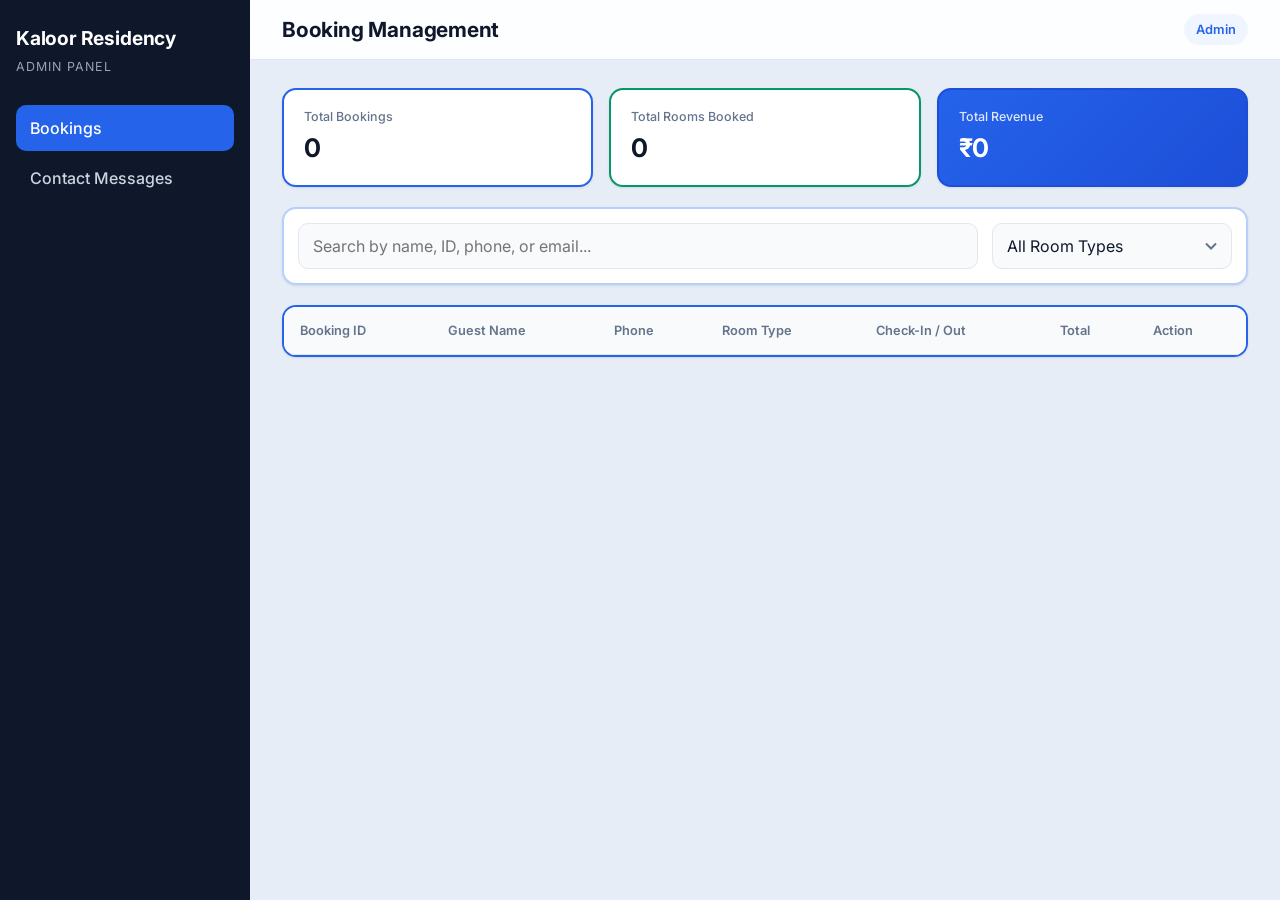
<file: frontend/html/admin.html>
<!DOCTYPE html>
<html lang="en">
<head>
  <meta charset="UTF-8" />
  <meta name="viewport" content="width=device-width, initial-scale=1.0, viewport-fit=cover" />
  <title>Admin Dashboard | Kaloor Garden Residency</title>
  
  <link rel="preconnect" href="https://fonts.googleapis.com" />
  <link rel="preconnect" href="https://fonts.gstatic.com" crossorigin />
  <link href="https://fonts.googleapis.com/css2?family=Inter:wght@400;500;600;700&display=swap" rel="stylesheet" />
  
  <link rel="stylesheet" href="admin.css" />
</head>
<body>

  <div class="admin-layout">
    <!-- SIDEBAR -->
    <aside class="sidebar" id="sidebar">
      <div class="brand">
        <h2>Kaloor Residency</h2>
        <span>Admin Panel</span>
      </div>
   <nav class="nav-menu">
  <a href="admin.html" class="nav-link active">
    <span>Bookings</span>
  </a>
  <a href="admin_contact.html" class="nav-link">
    <span>Contact Messages</span>
  </a>
</nav>
    </aside>
    <!-- Tap-outside-to-close backdrop (mobile only) -->
    <div class="sidebar-backdrop" id="sidebar-backdrop"></div>

    <!-- MAIN CONTENT -->
    <main class="main-content">
      <!-- HEADER -->
      <header class="top-header">
        <button id="menu-toggle" class="menu-btn" aria-label="Toggle Navigation">☰</button>
        <h1>Booking Management</h1>
        <div class="user-profile">
          <span class="user-name">Admin</span>
        </div>
      </header>

      <!-- STATS CARDS -->
      <section class="stats-grid">
        <div class="stat-card">
          <div class="stat-info">
            <p>Total Bookings</p>
            <h3 id="stat-total-bookings">0</h3>
          </div>
        </div>
        <div class="stat-card">
          <div class="stat-info">
            <p>Total Rooms Booked</p>
            <h3 id="stat-total-rooms">0</h3>
          </div>
        </div>
        <div class="stat-card">
          <div class="stat-info">
            <p>Total Revenue</p>
            <h3 id="stat-total-revenue">₹0</h3>
          </div>
        </div>
      </section>

      <!-- FILTERS & SEARCH -->
      <section class="controls-card">
        <div class="search-box">
          <input type="text" id="search-input" placeholder="Search by name, ID, phone, or email..." />
        </div>
        <div class="filter-box">
          <select id="filter-room">
            <option value="all">All Room Types</option>
            <option value="non-ac">Non AC Room</option>
            <option value="ac">AC Room</option>
            <option value="deluxe">Deluxe Room</option>
            <option value="double-deluxe">Double Deluxe Room</option>
            <option value="king">King Size Room</option>
          </select>
        </div>
      </section>

      <!-- BOOKINGS TABLE -->
      <section class="table-card">
        <div class="table-responsive">
          <table class="admin-table">
            <thead>
              <tr>
                <th>Booking ID</th>
                <th>Guest Name</th>
                <th>Phone</th>
                <th>Room Type</th>
                <th>Check-In / Out</th>
                <th>Total</th>
                <th>Action</th>
              </tr>
            </thead>
            <tbody id="booking-table-body">
              <!-- Rows will be dynamically loaded via JS -->
            </tbody>
          </table>
        </div>
        <div id="no-data-msg" class="no-data" hidden>No bookings found.</div>
      </section>
    </main>
  </div>

  <!-- BOOKING DETAILS MODAL -->
  <div class="admin-modal-overlay" id="details-modal" hidden>
    <div class="admin-modal">
      <div class="modal-header">
        <h2>Booking Details</h2>
        <button class="close-btn" id="modal-close" aria-label="Close">&times;</button>
      </div>
      <div class="modal-body">
        <dl class="details-list">
          <div><dt>Booking ID:</dt><dd id="m-id">—</dd></div>
          <div><dt>Guest Name:</dt><dd id="m-name">—</dd></div>
          <div><dt>Email:</dt><dd id="m-email">—</dd></div>
          <div><dt>Phone:</dt><dd id="m-phone">—</dd></div>
          <div><dt>Room Type:</dt><dd id="m-room">—</dd></div>
          <div><dt>Number of Rooms:</dt><dd id="m-rooms">—</dd></div>
          <div><dt>Check-in Date:</dt><dd id="m-checkin">—</dd></div>
          <div><dt>Check-out Date:</dt><dd id="m-checkout">—</dd></div>
          <div><dt>Total Amount:</dt><dd id="m-total" class="amount">—</dd></div>
          <div><dt>Special Requests:</dt><dd id="m-message">—</dd></div>
          <div><dt>Booked On:</dt><dd id="m-created">—</dd></div>
        </dl>
      </div>
    </div>
  </div>

  <script src="admin.js"></script>
  <script>
    // Close the mobile sidebar when tapping the backdrop or a nav link.
    // (Opening is still handled by your admin.js menu-toggle logic.)
    (function () {
      var sidebar = document.getElementById('sidebar');
      function close() { sidebar.classList.remove('open'); }
      document.getElementById('sidebar-backdrop').addEventListener('click', close);
      sidebar.addEventListener('click', function (e) {
        if (e.target.closest('.nav-link')) close();
      });
    })();
  </script>
</body>
</html>
</file>
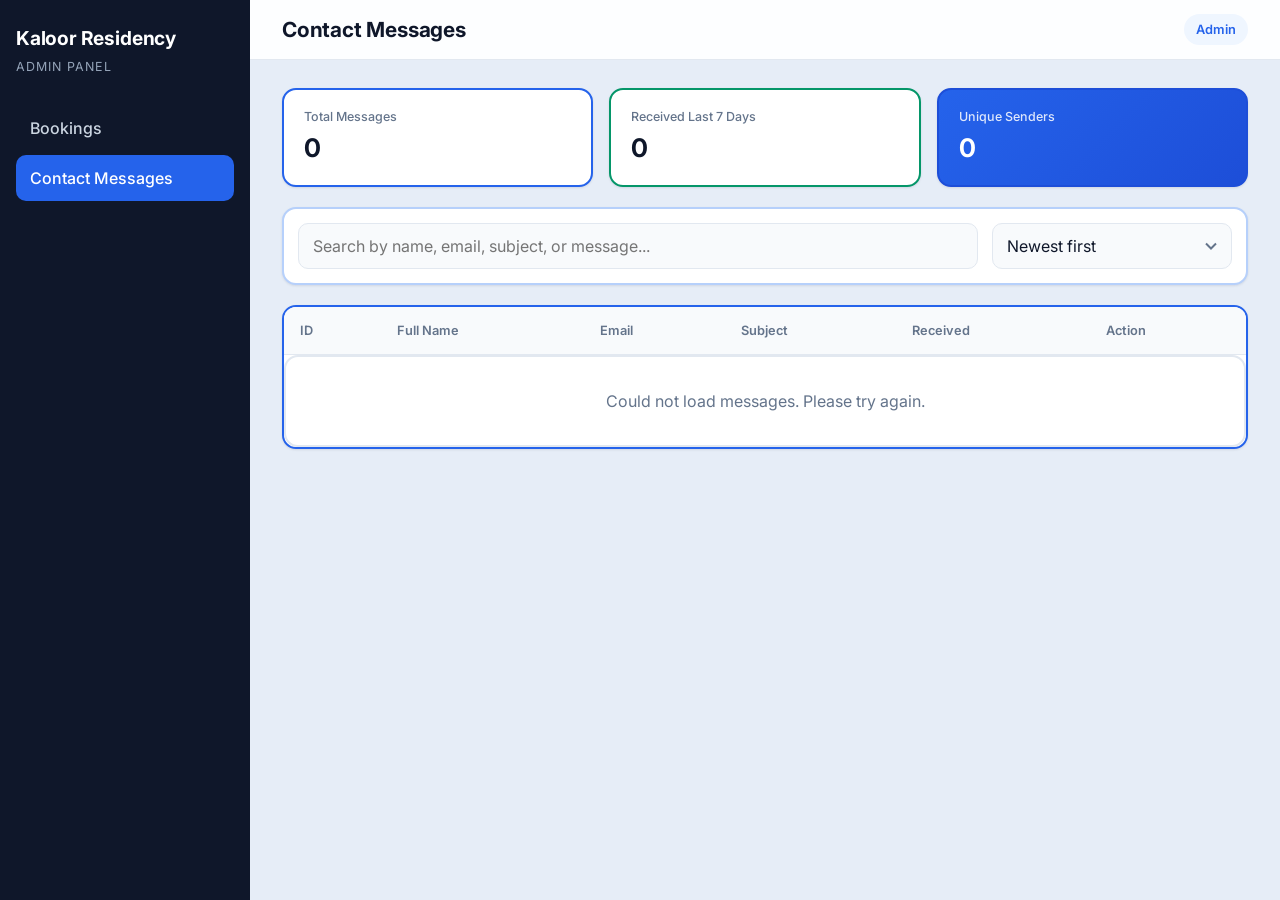
<file: frontend/html/admin_contact.html>
<!DOCTYPE html>
<html lang="en">
<head>
  <meta charset="UTF-8" />
  <meta name="viewport" content="width=device-width, initial-scale=1.0, viewport-fit=cover" />
  <title>Contact Messages | Kaloor Garden Residency</title>

  <link rel="preconnect" href="https://fonts.googleapis.com" />
  <link rel="preconnect" href="https://fonts.gstatic.com" crossorigin />
  <link href="https://fonts.googleapis.com/css2?family=Inter:wght@400;500;600;700&display=swap" rel="stylesheet" />

  <!-- Shared design + small contact-page additions -->
  <link rel="stylesheet" href="admin.css" />
  <link rel="stylesheet" href="admin_contact.css" />
</head>
<body class="contact-page">

  <div class="admin-layout">
    <!-- SIDEBAR -->
    <aside class="sidebar" id="sidebar">
      <div class="brand">
        <h2>Kaloor Residency</h2>
        <span>Admin Panel</span>
      </div>
      <nav class="nav-menu">
        <!-- Change "admin.html" to the filename of your bookings page -->
        <a href="admin.html" class="nav-link">
          <span>Bookings</span>
        </a>
        <a href="admin_contact.html" class="nav-link active">
          <span>Contact Messages</span>
        </a>
      </nav>
    </aside>
    <div class="sidebar-backdrop" id="sidebar-backdrop"></div>

    <!-- MAIN CONTENT -->
    <main class="main-content">
      <header class="top-header">
        <button id="menu-toggle" class="menu-btn" aria-label="Toggle Navigation">☰</button>
        <h1>Contact Messages</h1>
        <div class="user-profile">
          <span class="user-name">Admin</span>
        </div>
      </header>

      <!-- STATS CARDS -->
      <section class="stats-grid">
        <div class="stat-card">
          <div class="stat-info">
            <p>Total Messages</p>
            <h3 id="stat-total">0</h3>
          </div>
        </div>
        <div class="stat-card">
          <div class="stat-info">
            <p>Received Last 7 Days</p>
            <h3 id="stat-week">0</h3>
          </div>
        </div>
        <div class="stat-card">
          <div class="stat-info">
            <p>Unique Senders</p>
            <h3 id="stat-senders">0</h3>
          </div>
        </div>
      </section>

      <!-- SEARCH & SORT -->
      <section class="controls-card">
        <div class="search-box">
          <input type="text" id="search-input" placeholder="Search by name, email, subject, or message..." />
        </div>
        <div class="filter-box">
          <select id="sort-order" aria-label="Sort messages">
            <option value="newest">Newest first</option>
            <option value="oldest">Oldest first</option>
          </select>
        </div>
      </section>

      <!-- MESSAGES TABLE -->
      <section class="table-card">
        <div class="table-responsive">
          <table class="admin-table">
            <thead>
              <tr>
                <th>ID</th>
                <th>Full Name</th>
                <th>Email</th>
                <th>Subject</th>
                <th>Received</th>
                <th>Action</th>
              </tr>
            </thead>
            <tbody id="contact-table-body"></tbody>
          </table>
        </div>
        <div id="no-data-msg" class="no-data" hidden>No messages found.</div>
      </section>
    </main>
  </div>

  <!-- MESSAGE DETAILS MODAL -->
  <div class="admin-modal-overlay" id="details-modal" hidden>
    <div class="admin-modal" role="dialog" aria-modal="true" aria-labelledby="modal-title">
      <div class="modal-header">
        <h2 id="modal-title">Message Details</h2>
        <button class="close-btn" id="modal-close" aria-label="Close">&times;</button>
      </div>
      <div class="modal-body">
        <dl class="details-list">
          <div><dt>Message ID:</dt><dd id="m-id">—</dd></div>
          <div><dt>Full Name:</dt><dd id="m-name">—</dd></div>
          <div><dt>Email:</dt><dd id="m-email">—</dd></div>
          <div><dt>Subject:</dt><dd id="m-subject">—</dd></div>
          <div><dt>Received:</dt><dd id="m-created">—</dd></div>
          <div class="message-row"><dt>Message:</dt><dd id="m-message" class="message-text">—</dd></div>
        </dl>
        <a id="m-reply" class="btn-reply" href="#">Reply by email</a>
      </div>
    </div>
  </div>

  <script src="admin_contact.js"></script>
</body>
</html>
</file>
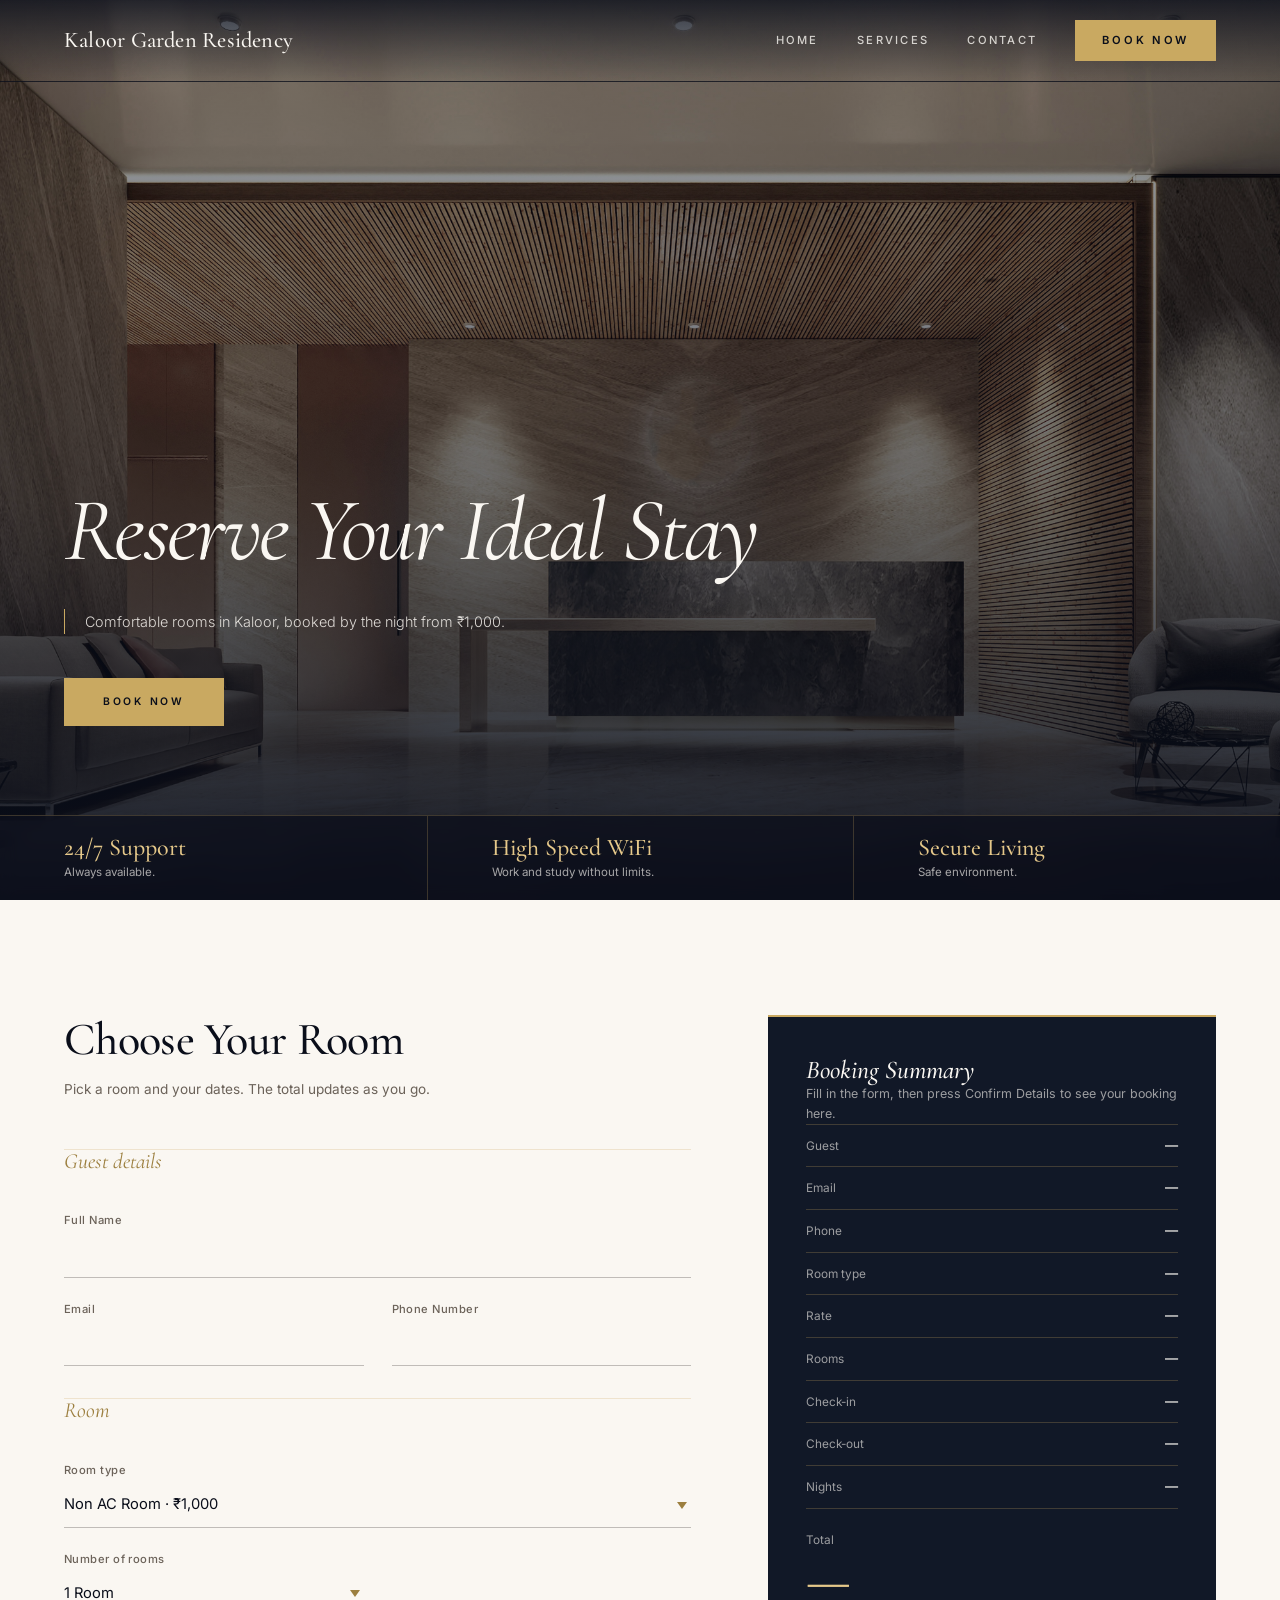
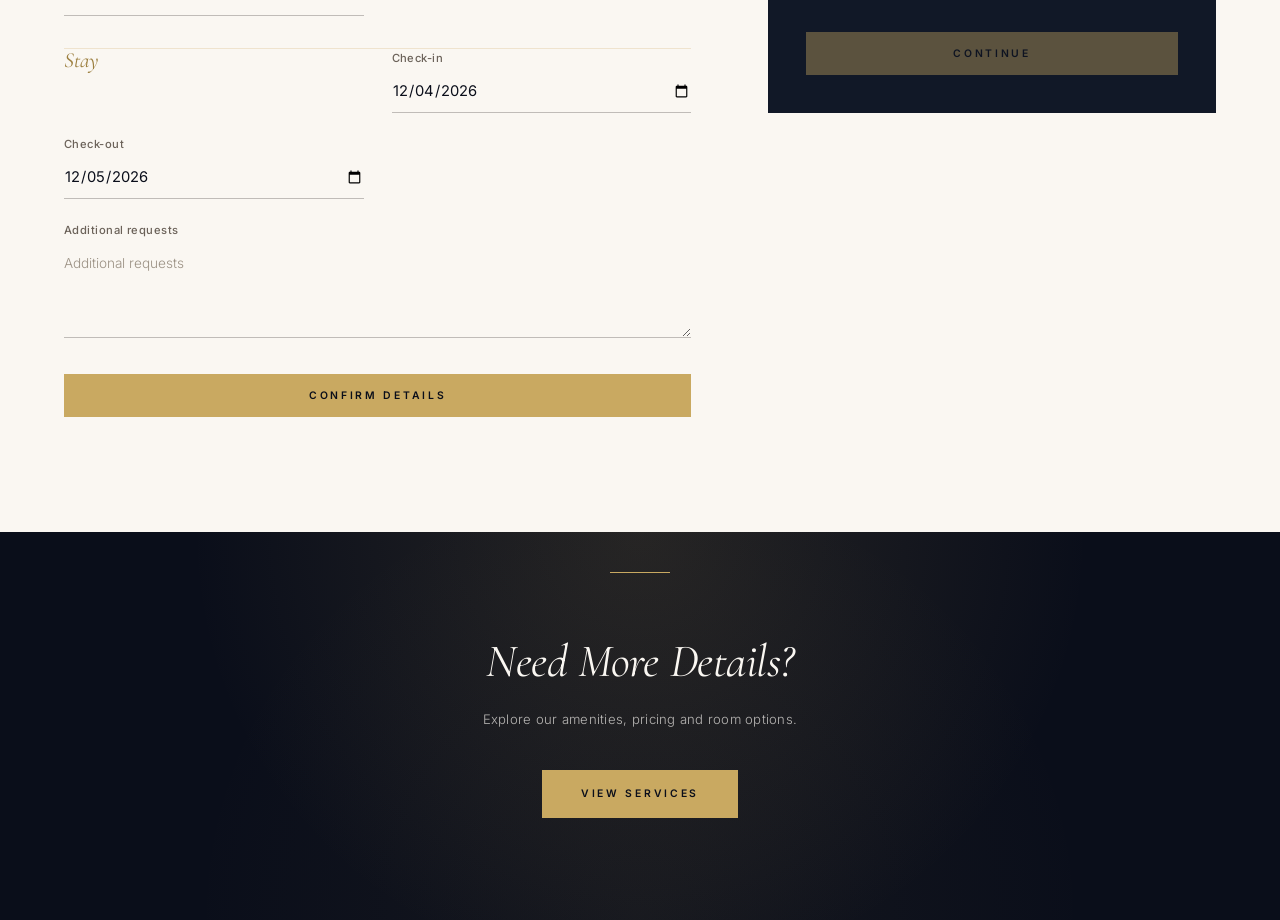
<file: frontend/html/booking.html>
<!DOCTYPE html>
<html lang="en">
<head>
<meta charset="UTF-8" />
<meta name="viewport" content="width=device-width, initial-scale=1" />
<title>Book Your Stay | Kaloor Garden Residency</title>
<meta name="description" content="Book a room at Kaloor Garden Residency, Kaloor, Kochi. Nightly rates from ₹1,000 with premium amenities." />

<link rel="preconnect" href="https://fonts.googleapis.com" />
<link rel="preconnect" href="https://fonts.gstatic.com" crossorigin />
<link href="https://fonts.googleapis.com/css2?family=Cormorant+Garamond:ital,wght@0,400;0,500;0,600;1,400;1,500;1,600&family=Inter:wght@300;400;500;600&display=swap" rel="stylesheet" />

<link rel="stylesheet" href="booking.css" />
<link rel="stylesheet" href="navbar.css" />
<link rel="stylesheet" href="common.css" />
<script src="common.js"></script>
</head>

<body>
<script src="navbar.js"></script>

<div class="bk-page">
<main>

<!-- HERO -->
<section class="bk-hero">
  <div class="bk-hero-bg"></div>
  <div class="bk-hero-overlay"></div>
  <div class="bk-hero-inner">
    <h1>Reserve Your Ideal Stay</h1>
    <p>Comfortable rooms in Kaloor, booked by the night from ₹1,000.</p>
    <a href="#booking" class="bk-hero-btn">Book Now</a>
  </div>
  <ul class="bk-perks">
    <li><strong>24/7 Support</strong><span>Always available.</span></li>
    <li><strong>High Speed WiFi</strong><span>Work and study without limits.</span></li>
    <li><strong>Secure Living</strong><span>Safe environment.</span></li>
  </ul>
</section>

<!-- BOOKING DESK -->
<section class="bk-desk" id="booking">
  <div class="bk-desk-inner">

    <div class="bk-main">
      <header class="bk-main-head">
        <h2>Choose Your Room</h2>
        <p>Pick a room and your dates. The total updates as you go.</p>
      </header>

      <form id="booking-form" class="bk-form" novalidate>
        <div class="bk-error" id="form-error" role="alert" hidden></div>

        <fieldset class="bk-group">
          <legend>Guest details</legend>
          <label class="bk-field bk-wide"><span>Full Name</span>
            <input type="text" name="fullName" placeholder="Full Name" autocomplete="name" /></label>
          <label class="bk-field"><span>Email</span>
            <input type="email" name="email" placeholder="Email" autocomplete="email" /></label>
          <label class="bk-field"><span>Phone Number</span>
            <input type="tel" name="phone" inputmode="numeric" autocomplete="tel-national" maxlength="10" placeholder="Phone Number" /></label>
        </fieldset>

        <fieldset class="bk-group">
          <legend>Room</legend>
          <!-- data-rate = rate per night in rupees (same as services.html) -->
          <label class="bk-field bk-wide"><span>Room type</span>
            <select name="roomType">
              <option value="non-ac" data-name="Non AC Room" data-rate="1000">Non AC Room · ₹1,000</option>
              <option value="ac" data-name="AC Room" data-rate="2000">AC Room · ₹2,000</option>
              <option value="deluxe" data-name="Deluxe Room" data-rate="2500">Deluxe Room · ₹2,500</option>
              <option value="double-deluxe" data-name="Double Deluxe Room" data-rate="2800">Double Deluxe · ₹2,800</option>
              <option value="king" data-name="King Size Room" data-rate="3000">King Size Room · ₹3,000</option>
            </select>
          </label>
          <label class="bk-field"><span>Number of rooms</span>
            <select name="rooms">
              <option value="1">1 Room</option>
              <option value="2">2 Rooms</option>
              <option value="3">3 Rooms</option>
              <option value="4">4 Rooms</option>
              <option value="5">5 Rooms</option>
            </select></label>
        </fieldset>

        <fieldset class="bk-group">
          <legend>Stay</legend>
          <label class="bk-field"><span>Check-in</span>
            <input type="date" name="checkin" /></label>
          <label class="bk-field"><span>Check-out</span>
            <input type="date" name="checkout" /></label>
          <label class="bk-field bk-wide"><span>Additional requests</span>
            <textarea name="message" rows="3" placeholder="Additional requests"></textarea></label>
        </fieldset>
      </form>

      <button type="submit" form="booking-form" class="bk-submit bk-confirm" id="confirm-details">Confirm Details</button>
    </div>

    <aside class="bk-summary">
      <h3 id="s-title">Booking Summary</h3>
      <p class="bk-summary-note" id="s-note"></p>
      <dl class="bk-rows">
        <div id="s-id-row" hidden><dt>Booking ID</dt><dd id="s-id"></dd></div>
        <div><dt>Guest</dt><dd id="s-guest">—</dd></div>
        <div><dt>Email</dt><dd id="s-email">—</dd></div>
        <div><dt>Phone</dt><dd id="s-phone">—</dd></div>
        <div><dt>Room type</dt><dd id="s-type">—</dd></div>
        <div><dt>Rate</dt><dd id="s-rate">—</dd></div>
        <div><dt>Rooms</dt><dd id="s-rooms">—</dd></div>
        <div><dt>Check-in</dt><dd id="s-checkin">—</dd></div>
        <div><dt>Check-out</dt><dd id="s-checkout">—</dd></div>
        <div><dt>Nights</dt><dd id="s-nights">—</dd></div>
      </dl>
      <div class="bk-total"><span>Total</span><strong id="s-total">—</strong><span id="s-calc"></span></div>
      <button type="button" class="bk-submit" id="s-submit" disabled>Continue</button>
    </aside>

  </div>
</section>

<!-- CTA -->
<section class="bk-cta">
  <div class="bk-cta-inner">
    <h2>Need More Details?</h2>
    <p>Explore our amenities, pricing and room options.</p>
    <a href="services.html" class="bk-cta-btn">View Services</a>
  </div>
</section>

</main>

<!-- VERIFY MODAL -->
<div class="bk-overlay" id="verify-modal" hidden>
  <div class="bk-modal" role="dialog" aria-modal="true" aria-labelledby="verify-title">
    <h2 id="verify-title">Verify Booking</h2>
    <dl class="bk-rows bk-rows-light">
      <div><dt>Name</dt><dd id="v-name"></dd></div>
      <div><dt>Room type</dt><dd id="v-type"></dd></div>
      <div><dt>Rate</dt><dd id="v-rate"></dd></div>
      <div><dt>Rooms</dt><dd id="v-rooms"></dd></div>
      <div><dt>Check-in</dt><dd id="v-checkin"></dd></div>
      <div><dt>Check-out</dt><dd id="v-checkout"></dd></div>
      <div><dt>Nights</dt><dd id="v-nights"></dd></div>
      <div><dt>Total</dt><dd id="v-total"></dd></div>
    </dl>
    <div class="bk-modal-actions">
      <button type="button" id="verify-edit">Edit</button>
      <button type="button" id="verify-confirm">Confirm Booking</button>
    </div>
  </div>
</div>

<!-- SUCCESS MODAL -->
<div class="bk-overlay" id="success-modal" hidden>
  <div class="bk-modal bk-modal-success" role="dialog" aria-modal="true" aria-labelledby="done-title">
    <h2 id="done-title">Booking Confirmed</h2>
    <p>Thank you for booking with Kaloor Garden Residency.</p>
    <p>Booking ID:</p>
    <h3 id="booking-id"></h3>
    <button type="button" id="success-close">Close</button>
  </div>
</div>

</div>

<script src="booking.js"></script>
</body>
</html>
</file>
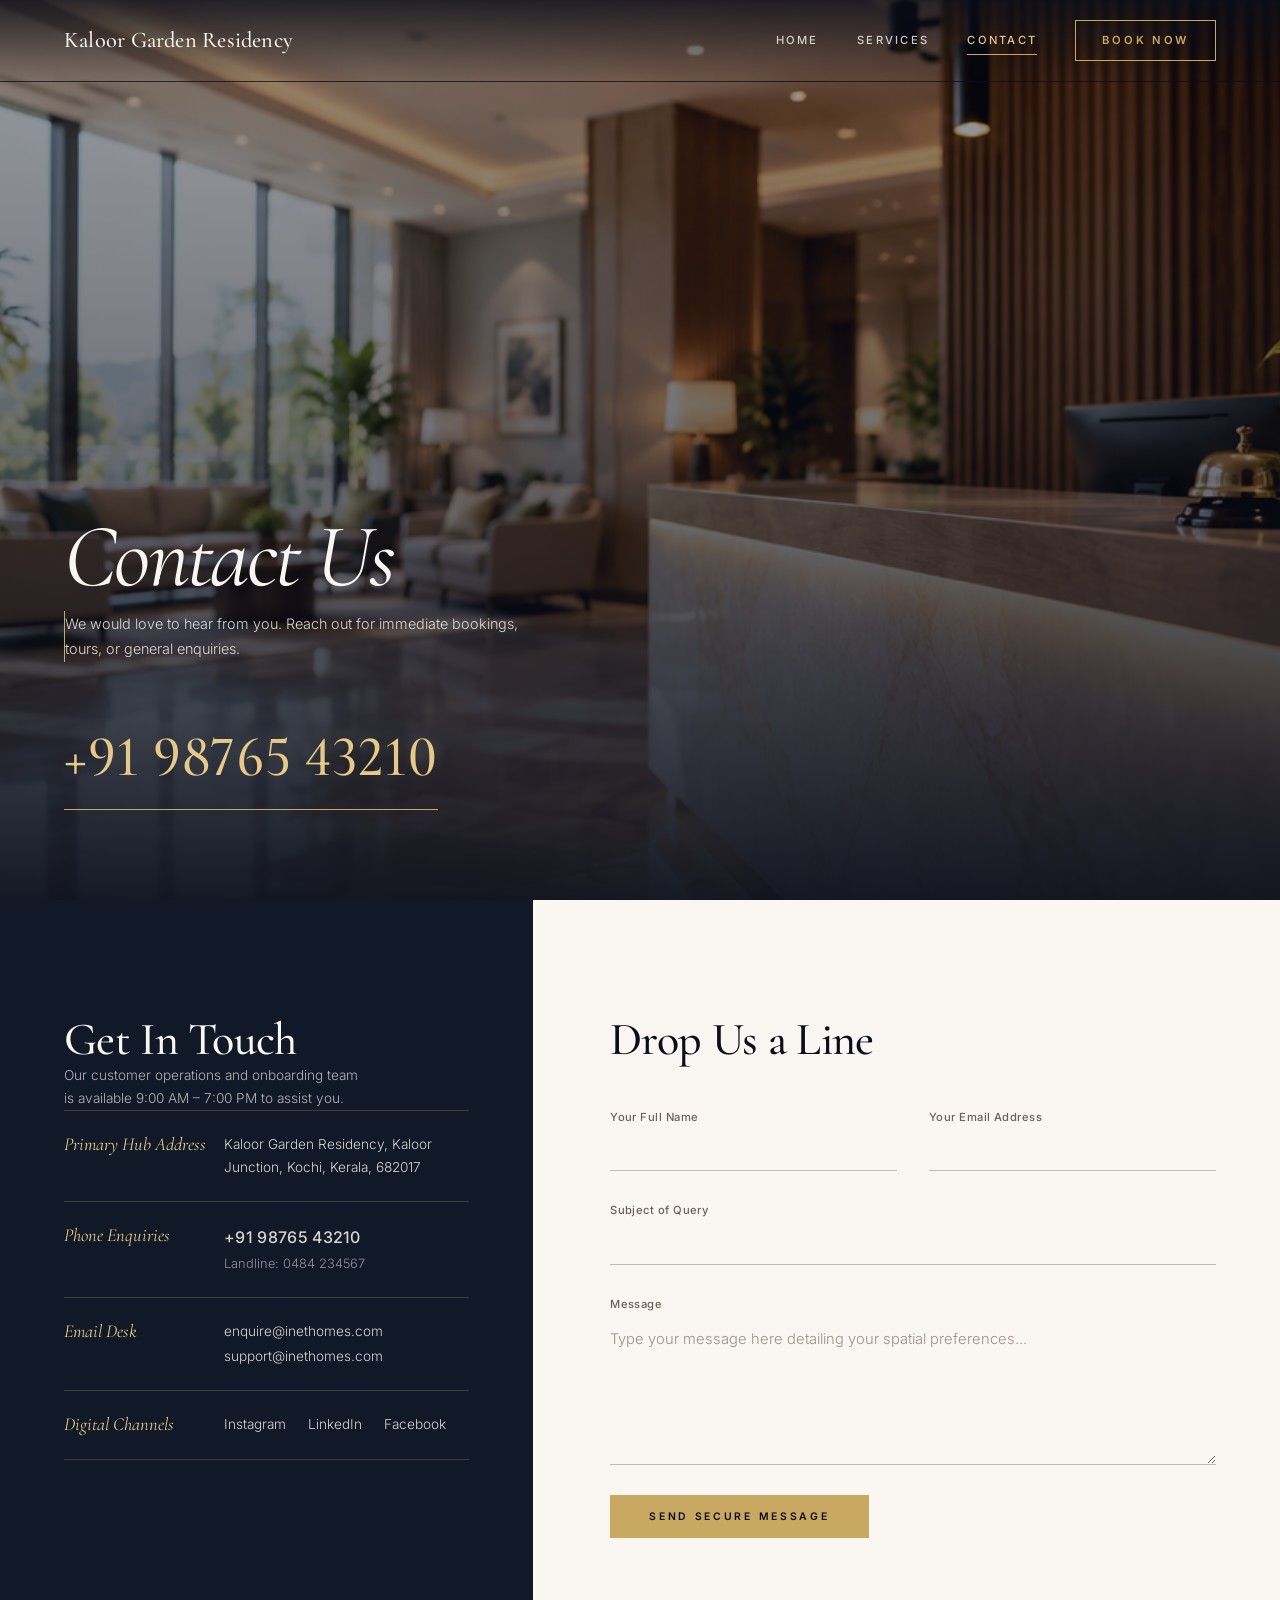
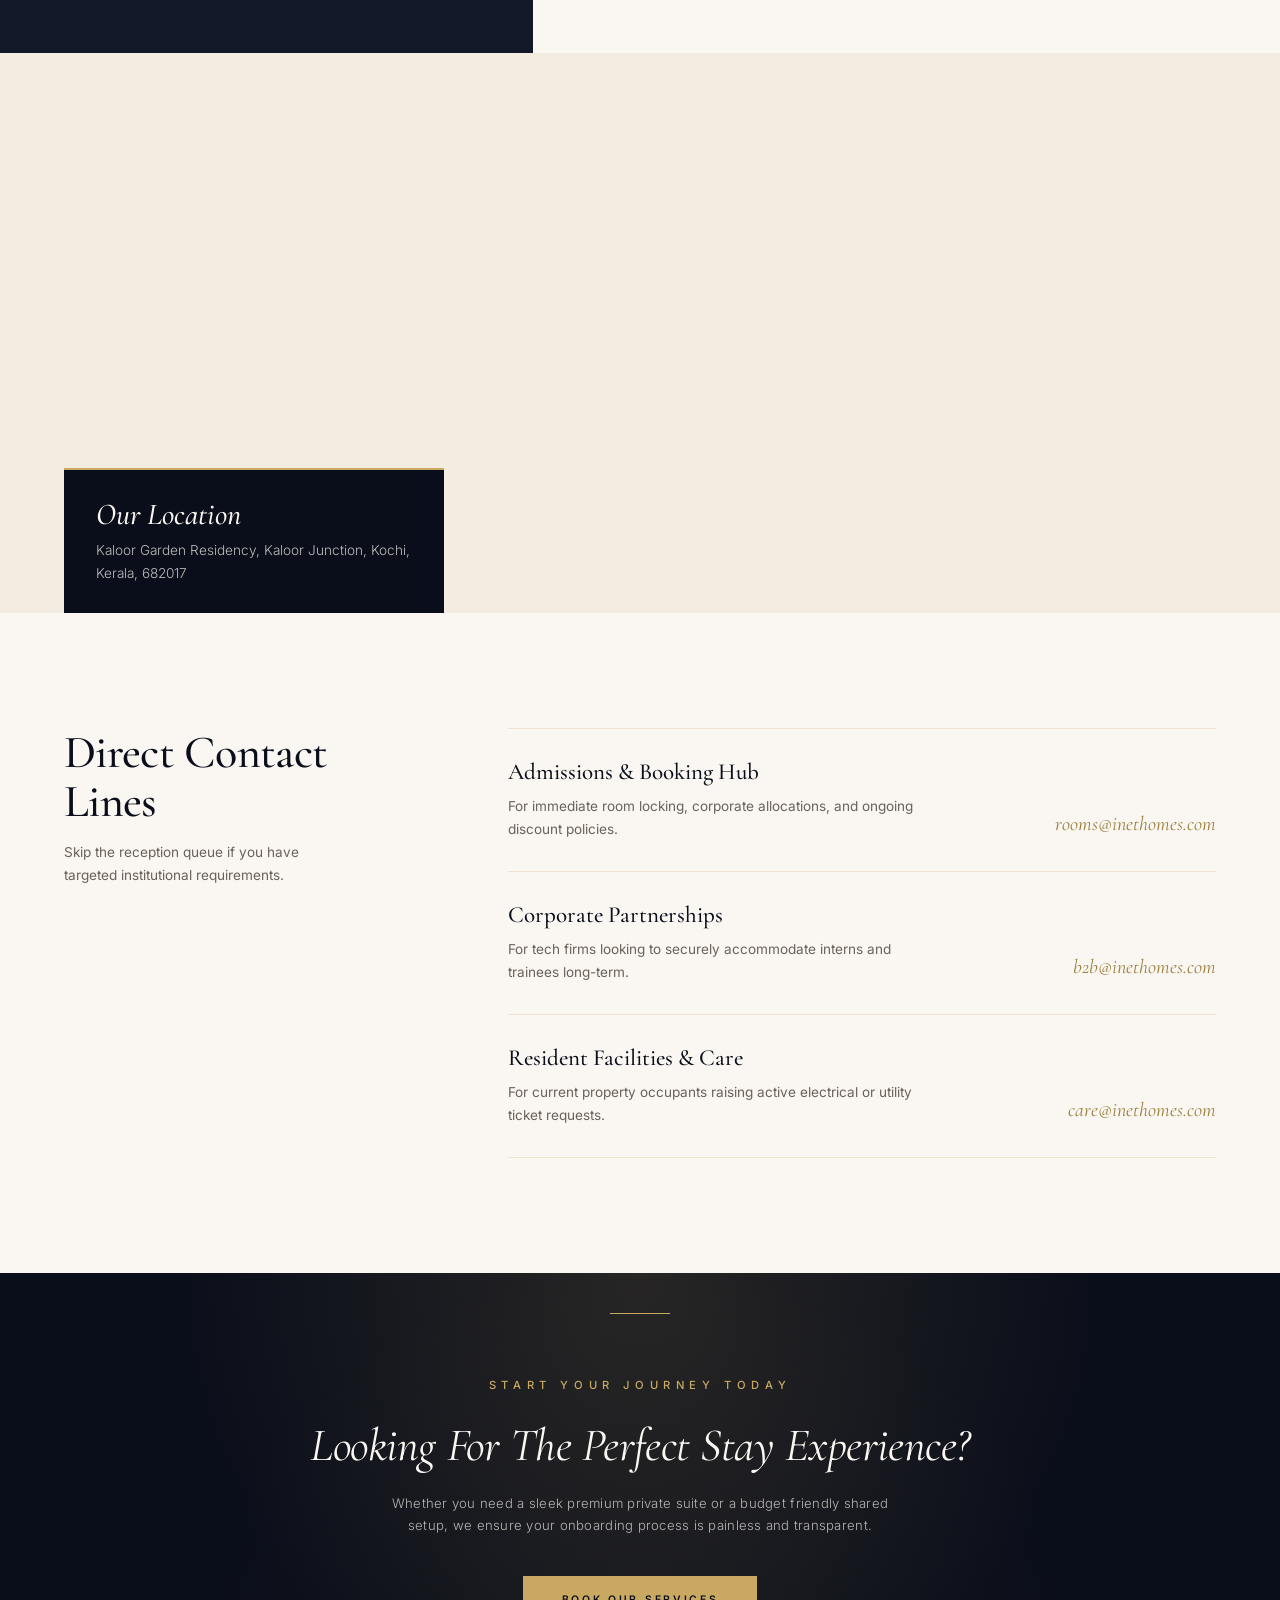
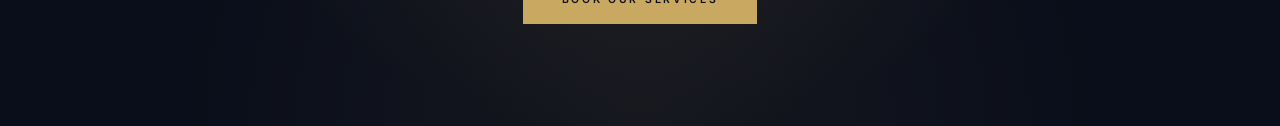
<file: frontend/html/contact.html>
<!DOCTYPE html>
<html lang="en">
<head>
<meta charset="UTF-8" />
<meta name="viewport" content="width=device-width, initial-scale=1" />
<title>Contact Us | Kaloor Garden Residency</title>
<meta name="description" content="Contact Kaloor Garden Residency, Kaloor Junction, Kochi for bookings, tours and enquiries." />

<link rel="preconnect" href="https://fonts.googleapis.com" />
<link rel="preconnect" href="https://fonts.gstatic.com" crossorigin />
<link href="https://fonts.googleapis.com/css2?family=Cormorant+Garamond:ital,wght@0,400;0,500;0,600;1,400;1,500;1,600&family=Inter:wght@300;400;500;600&display=swap" rel="stylesheet" />

<link rel="stylesheet" href="contact.css" />
<link rel="stylesheet" href="navbar.css" />
<link rel="stylesheet" href="common.css" />
<script src="common.js"></script>
</head>

<body>
<script src="navbar.js"></script>

<div class="ct-page">
<main>

<!-- 1. HERO -->
<section class="ct-hero">
  <div class="ct-hero-bg"></div>
  <div class="ct-hero-overlay"></div>
  <div class="ct-hero-inner">
    <h1>Contact Us</h1>
    <p class="ct-hero-lede">We would love to hear from you. Reach out for immediate bookings, tours, or general enquiries.</p>
    <a class="ct-hero-phone" href="tel:+919876543210">+91 98765 43210</a>
  </div>
</section>

<!-- 2. DESK: details + form -->
<section class="ct-desk">
  <div class="ct-desk-inner">

    <aside class="ct-details">
      <h2>Get In Touch</h2>
      <p class="ct-details-lede">Our customer operations and onboarding team is available 9:00 AM – 7:00 PM to assist you.</p>
      <dl class="ct-list">
        <div class="ct-item">
          <dt>Primary Hub Address</dt>
          <dd>Kaloor Garden Residency, Kaloor Junction, Kochi, Kerala, 682017</dd>
        </div>
        <div class="ct-item">
          <dt>Phone Enquiries</dt>
          <dd>
            <a href="tel:+919876543210" class="ct-strong">+91 98765 43210</a>
            <span class="ct-sub">Landline: 0484 234567</span>
          </dd>
        </div>
        <div class="ct-item">
          <dt>Email Desk</dt>
          <dd>
            <a href="mailto:enquire@inethomes.com">enquire@inethomes.com</a>
            <a href="mailto:support@inethomes.com">support@inethomes.com</a>
          </dd>
        </div>
        <div class="ct-item">
          <dt>Digital Channels</dt>
          <dd class="ct-social">
            <!-- replace each # with your real profile URL -->
            <a href="#" target="_blank" rel="noopener">Instagram</a>
            <a href="#" target="_blank" rel="noopener">LinkedIn</a>
            <a href="#" target="_blank" rel="noopener">Facebook</a>
          </dd>
        </div>
      </dl>
    </aside>

    <div class="ct-form-wrap">
      <h2>Drop Us a Line</h2>
      <div class="ct-success" id="form-success" role="status" hidden>
        Thank you! Your message has been sent successfully. Our team will get back to you within 2 hours.
      </div>
      <form class="ct-form" id="contact-form" novalidate>
        <label class="ct-field"><span>Your Full Name</span>
          <input type="text" name="name" placeholder="Your Full Name" autocomplete="name" required /></label>
        <label class="ct-field"><span>Your Email Address</span>
          <input type="email" name="email" placeholder="Your Email Address" autocomplete="email" required /></label>
        <label class="ct-field ct-field-wide"><span>Subject of Query</span>
          <input type="text" name="subject" placeholder="Subject of Query" required /></label>
        <label class="ct-field ct-field-wide"><span>Message</span>
          <textarea name="message" rows="5" placeholder="Type your message here detailing your spatial preferences..." required></textarea></label>
        <button type="submit" class="ct-submit">Send Secure Message</button>
      </form>
    </div>

  </div>
</section>

<!-- 3. LOCATION -->
<section class="ct-map">
  <iframe src="https://maps.google.com/maps?q=9.996295,76.291425&z=18&output=embed" style="border: 0" allowfullscreen loading="lazy" referrerpolicy="no-referrer-when-downgrade" title="Kaloor Garden Residency Location Map"></iframe>
  <div class="ct-map-plate">
    <h2>Our Location</h2>
    <p>Kaloor Garden Residency, Kaloor Junction, Kochi, Kerala, 682017</p>
  </div>
</section>

<!-- 4. DIRECTORY -->
<section class="ct-directory">
  <div class="ct-directory-inner">
    <header class="ct-directory-head">
      <h2>Direct Contact Lines</h2>
      <p>Skip the reception queue if you have targeted institutional requirements.</p>
    </header>
    <ul class="ct-dept-list">
      <li class="ct-dept">
        <h3>Admissions &amp; Booking Hub</h3>
        <p>For immediate room locking, corporate allocations, and ongoing discount policies.</p>
        <a href="mailto:rooms@inethomes.com">rooms@inethomes.com</a>
      </li>
      <li class="ct-dept">
        <h3>Corporate Partnerships</h3>
        <p>For tech firms looking to securely accommodate interns and trainees long-term.</p>
        <a href="mailto:b2b@inethomes.com">b2b@inethomes.com</a>
      </li>
      <li class="ct-dept">
        <h3>Resident Facilities &amp; Care</h3>
        <p>For current property occupants raising active electrical or utility ticket requests.</p>
        <a href="mailto:care@inethomes.com">care@inethomes.com</a>
      </li>
    </ul>
  </div>
</section>

<!-- 5. CTA -->
<section class="ct-cta">
  <div class="ct-cta-content">
    <span class="ct-cta-tag">START YOUR JOURNEY TODAY</span>
    <h2>Looking For The Perfect Stay Experience?</h2>
    <p>Whether you need a sleek premium private suite or a budget friendly shared setup, we ensure your onboarding process is painless and transparent.</p>
    <a href="booking.html" class="ct-cta-btn">Book our services</a>
  </div>
</section>

</main>
</div>

<script src="https://cdnjs.cloudflare.com/ajax/libs/gsap/3.12.5/gsap.min.js"></script>
<script src="contact.js"></script>
</body>
</html>
</file>
<file: frontend/html/admin.css>
/* ==========================================================
   Kaloor Residency – Admin Panel (mobile-first, responsive)
   Breakpoints: base = phones | 720px = tablets | 1024px = desktop
   ========================================================== */

:root {
  --bg-main: #e6edf7;
  --bg-card: #ffffff;
  --text-primary: #0f172a;
  --text-muted: #64748b;
  --primary: #2563eb;
  --primary-dark: #1d4ed8;
  --primary-soft: #eff6ff;
  --border-color: #e2e8f0;
  --sidebar-bg: #0f172a;
  --radius: 14px;
  --radius-sm: 10px;
  --shadow: 0 1px 3px rgba(15, 23, 42, 0.06), 0 1px 2px rgba(15, 23, 42, 0.04);
  --header-h: 60px;
  --safe-top: env(safe-area-inset-top, 0px);
  --safe-bottom: env(safe-area-inset-bottom, 0px);
}

*, *::before, *::after { box-sizing: border-box; margin: 0; padding: 0; }

html { -webkit-text-size-adjust: 100%; scroll-padding-top: calc(var(--header-h) + var(--safe-top)); }

body {
  font-family: 'Inter', system-ui, -apple-system, 'Segoe UI', sans-serif;
  background: var(--bg-main);
  color: var(--text-primary);
  line-height: 1.5;
  overflow-x: hidden;
  -webkit-tap-highlight-color: transparent;
}

button, input, select { font: inherit; color: inherit; }

/* ---------- Layout ---------- */
.admin-layout { min-height: 100vh; min-height: 100dvh; }

.main-content {
  min-width: 0;
  padding: 0 14px calc(24px + var(--safe-bottom));
}

/* ---------- Sidebar (off-canvas on phones/tablets) ---------- */
.sidebar {
  position: fixed;
  top: 0; bottom: 0; left: 0;
  width: 270px;
  max-width: 82vw;
  background: var(--sidebar-bg);
  color: #fff;
  padding: calc(24px + var(--safe-top)) 16px 24px;
  z-index: 1001;
  overflow-y: auto;
  transform: translateX(-100%);
  transition: transform 0.28s ease;
}
.sidebar.open { transform: translateX(0); box-shadow: 8px 0 30px rgba(0, 0, 0, 0.3); }

.brand h2 { font-size: 1.2rem; font-weight: 700; letter-spacing: -0.01em; }
.brand span { font-size: 0.78rem; color: #94a3b8; text-transform: uppercase; letter-spacing: 0.08em; }

.nav-menu { margin-top: 28px; display: grid; gap: 4px; }
.nav-link {
  display: flex; align-items: center;
  min-height: 46px;
  padding: 10px 14px;
  color: #cbd5e1;
  text-decoration: none;
  border-radius: var(--radius-sm);
  font-weight: 500;
  transition: background 0.2s, color 0.2s;
}
.nav-link.active { background: var(--primary); color: #fff; }
.nav-link:hover:not(.active) { background: #1e293b; color: #fff; }

.sidebar-backdrop {
  position: fixed; inset: 0;
  background: rgba(15, 23, 42, 0.5);
  backdrop-filter: blur(2px);
  z-index: 1000;
  opacity: 0; pointer-events: none;
  transition: opacity 0.28s ease;
}
.sidebar.open + .sidebar-backdrop { opacity: 1; pointer-events: auto; }

/* ---------- Header (sticky app bar) ---------- */
.top-header {
  position: sticky; top: 0; z-index: 900;
  display: flex; align-items: center; gap: 8px;
  height: calc(var(--header-h) + var(--safe-top));
  padding-top: var(--safe-top);
  margin: 0 -14px 16px;
  padding-left: 8px; padding-right: 14px;
  background: rgba(255, 255, 255, 0.92);
  backdrop-filter: blur(10px);
  -webkit-backdrop-filter: blur(10px);
  border-bottom: 1px solid var(--border-color);
}
.menu-btn {
  flex-shrink: 0;
  width: 44px; height: 44px;
  display: grid; place-items: center;
  background: none; border: none; border-radius: var(--radius-sm);
  font-size: 1.5rem; line-height: 1; cursor: pointer;
}
.menu-btn:active { background: var(--bg-main); }

.top-header h1 {
  flex: 1; min-width: 0;
  font-size: 1.1rem; font-weight: 700; letter-spacing: -0.01em;
  white-space: nowrap; overflow: hidden; text-overflow: ellipsis;
}
.user-name {
  display: inline-block;
  font-weight: 600; font-size: 0.8rem;
  background: var(--primary-soft); color: var(--primary);
  padding: 6px 12px; border-radius: 999px;
}

/* ---------- Stats ---------- */
.stats-grid {
  display: grid;
  grid-template-columns: 1fr 1fr;
  gap: 10px;
  margin-bottom: 14px;
}
.stat-card {
  background: var(--bg-card);
  padding: 14px;
  border-radius: var(--radius);
  box-shadow: var(--shadow);
  border: 2px solid var(--primary);          /* coloured border */
}
.stat-card:nth-child(2) { border-color: #059669; }
.stat-card:last-child {
  grid-column: 1 / -1;
  background: linear-gradient(135deg, var(--primary), var(--primary-dark));
  border-color: var(--primary-dark);
  color: #fff;
}
.stat-card:last-child .stat-info p,
.stat-card:last-child .stat-info h3 { color: #fff; }
.stat-card:last-child .stat-info p { opacity: 0.85; }

.stat-info p { font-size: 0.78rem; color: var(--text-muted); font-weight: 500; }
.stat-info h3 { font-size: 1.4rem; margin-top: 2px; color: var(--text-primary); letter-spacing: -0.02em; word-break: break-word; }

/* ---------- Search & filter ---------- */
.controls-card {
  display: grid; gap: 10px;
  background: var(--bg-card);
  padding: 12px;
  border-radius: var(--radius);
  box-shadow: var(--shadow);
  border: 2px solid #b6d0fb;                 /* coloured border */
  margin-bottom: 14px;
}
.search-box input, .filter-box select {
  width: 100%; min-height: 46px;
  padding: 10px 14px;
  font-size: 16px;               /* stops iOS zoom-on-focus */
  background: #f8fafc;
  border: 1px solid var(--border-color);
  border-radius: var(--radius-sm);
  outline: none;
}
.filter-box select { appearance: none; -webkit-appearance: none; padding-right: 36px;
  background-image: url("data:image/svg+xml,%3Csvg xmlns='http://www.w3.org/2000/svg' width='12' height='8' fill='none' stroke='%2364748b' stroke-width='2'%3E%3Cpath d='M1 1.5l5 5 5-5'/%3E%3C/svg%3E");
  background-repeat: no-repeat; background-position: right 14px center; }
.search-box input:focus, .filter-box select:focus {
  border-color: var(--primary); background-color: #fff;
  box-shadow: 0 0 0 3px rgba(37, 99, 235, 0.15);
}

/* ---------- Bookings: PHONE = cards ---------- */
.table-card { background: transparent; }
.admin-table, .admin-table tbody, .admin-table tr, .admin-table td { display: block; width: 100%; }

.admin-table thead {               /* visually hidden, still readable by screen readers */
  position: absolute; width: 1px; height: 1px; overflow: hidden; clip: rect(0 0 0 0);
}

.admin-table tbody tr {
  display: grid;
  grid-template-columns: 1fr 1fr;
  grid-template-areas:
    "id    total"
    "name  name"
    "phone room"
    "dates dates"
    "action action";
  gap: 4px 12px;
  align-items: start;
  background: linear-gradient(180deg, #e3eeff 0%, #f3f8ff 100%);
  border: 2px solid var(--primary);          /* full coloured border */
  border-left-width: 6px;                    /* keep the thicker accent edge */
  border-radius: var(--radius);
  box-shadow: 0 4px 12px rgba(37, 99, 235, 0.14);
  padding: 14px;
  margin-bottom: 14px;
}

/* alternate card colour (green) so neighbouring bookings are easy to tell apart */
.admin-table tbody tr:nth-child(even) .badge-id { background: #059669; }
.admin-table tbody tr:nth-child(even) td:nth-child(6) { color: #047857; }
.admin-table tbody tr:nth-child(even) .btn-view { background: #059669; }
.admin-table tbody tr:nth-child(even) {
  background: linear-gradient(180deg, #dcf5ea 0%, #f1fbf6 100%);
  border-color: #059669;
  box-shadow: 0 4px 12px rgba(5, 150, 105, 0.14);
}

.admin-table td { padding: 0; border: none; min-width: 0; overflow-wrap: anywhere; font-size: 0.9rem; }

.admin-table td:nth-child(1) { grid-area: id; }
.admin-table td:nth-child(2) { grid-area: name;  font-size: 1.05rem; font-weight: 700; margin: 6px 0 8px; color: #0f172a; }
.admin-table td:nth-child(3) { grid-area: phone; }
.admin-table td:nth-child(4) { grid-area: room; }
.admin-table td:nth-child(5) { grid-area: dates; margin-top: 6px; }
.admin-table td:nth-child(6) { grid-area: total; justify-self: end; font-weight: 700; color: var(--primary); font-size: 1.05rem; }
.admin-table td:nth-child(7) { grid-area: action; margin-top: 12px; }

/* small caps labels above the values that need them */
.admin-table td:nth-child(3)::before,
.admin-table td:nth-child(4)::before,
.admin-table td:nth-child(5)::before {
  display: block;
  font-size: 0.68rem; font-weight: 600;
  text-transform: uppercase; letter-spacing: 0.06em;
  color: #475569;
}
.admin-table td:nth-child(3)::before { content: "Phone"; }
.admin-table td:nth-child(4)::before { content: "Room Type"; }
.admin-table td:nth-child(5)::before { content: "Check-In / Out"; }

.badge-id {
  display: inline-block;
  background: var(--primary); color: #fff;
  padding: 4px 10px; border-radius: 999px;
  font-weight: 600; font-size: 0.78rem;
}

.btn-view {
  width: 100%; min-height: 46px;
  background: var(--primary); color: #fff;
  border: none; border-radius: var(--radius-sm);
  font-size: 0.92rem; font-weight: 600; cursor: pointer;
  transition: background 0.2s, transform 0.1s;
}
.btn-view:hover { background: var(--primary-dark); }
.btn-view:active { transform: scale(0.98); }
.admin-table td:nth-child(7) button { width: 100%; min-height: 46px; }

.no-data {
  text-align: center; padding: 32px 16px; color: var(--text-muted);
  background: var(--bg-card); border: 2px solid var(--border-color); border-radius: var(--radius);
}

/* ---------- Modal: PHONE = bottom sheet ---------- */
.admin-modal-overlay {
  position: fixed; inset: 0; z-index: 2000;
  display: flex; align-items: flex-end; justify-content: center;
  background: rgba(15, 23, 42, 0.55);
}
.admin-modal-overlay[hidden] { display: none; }

.admin-modal {
  width: 100%; max-width: 520px;
  max-height: 92vh; max-height: 92dvh;
  display: flex; flex-direction: column;
  background: #fff;
  border-radius: 20px 20px 0 0;
  box-shadow: 0 -10px 30px rgba(0, 0, 0, 0.18);
  overflow: hidden;
  animation: sheet-up 0.25s ease;
}
@keyframes sheet-up { from { transform: translateY(40px); opacity: 0; } to { transform: none; opacity: 1; } }

.modal-header {
  flex-shrink: 0;
  display: flex; align-items: center; justify-content: space-between;
  padding: 10px 8px 10px 20px;
  border-bottom: 1px solid var(--border-color);
}
.modal-header h2 { font-size: 1.1rem; }
.close-btn {
  width: 44px; height: 44px;
  background: none; border: none; border-radius: 50%;
  font-size: 1.8rem; line-height: 1; cursor: pointer;
}
.close-btn:active { background: var(--bg-main); }

.modal-body {
  padding: 8px 20px calc(20px + var(--safe-bottom));
  overflow-y: auto; -webkit-overflow-scrolling: touch;
}
.details-list > div {
  display: flex; justify-content: space-between; gap: 16px;
  padding: 11px 0; border-bottom: 1px dashed var(--border-color);
}
.details-list > div:last-child { border-bottom: none; }
.details-list dt { flex-shrink: 0; color: var(--text-muted); font-size: 0.85rem; }
.details-list dd { min-width: 0; text-align: right; font-weight: 500; font-size: 0.9rem; overflow-wrap: anywhere; }
.details-list dd.amount { color: var(--primary); font-weight: 700; }

/* ==========================================================
   TABLET (≥ 720px): controls in a row, 3 stats in a row,
   table returns (scrolls sideways if it must), modal centred
   ========================================================== */
@media (min-width: 720px) {
  .main-content { padding: 0 24px 32px; }
  .top-header { margin: 0 -24px 24px; padding-left: 16px; padding-right: 24px; }
  .top-header h1 { font-size: 1.3rem; }

  .stats-grid { grid-template-columns: repeat(3, 1fr); gap: 16px; margin-bottom: 20px; }
  .stat-card { padding: 18px 20px; }
  .stat-card:last-child { grid-column: auto; }
  .stat-info h3 { font-size: 1.6rem; }

  .controls-card { grid-template-columns: 1fr 240px; gap: 14px; padding: 14px; margin-bottom: 20px; }

  .table-card { background: var(--bg-card); border: 2px solid var(--primary);
    border-radius: var(--radius); box-shadow: var(--shadow); overflow: hidden; }
  .table-responsive { overflow-x: auto; -webkit-overflow-scrolling: touch; }

  .admin-table { display: table; width: 100%; min-width: 780px; border-collapse: collapse; text-align: left; font-size: 0.9rem; }
  .admin-table thead { position: static; width: auto; height: auto; overflow: visible; clip: auto; display: table-header-group; }
  .admin-table tbody { display: table-row-group; }
  .admin-table tr { display: table-row; width: auto; }
  .admin-table tbody tr,
  .admin-table tbody tr:nth-child(even) { display: table-row; background: none; border: none; border-radius: 0; box-shadow: none; padding: 0; margin: 0; }
  .admin-table tbody tr:nth-child(even) .badge-id { background: var(--primary); }
  .admin-table tbody tr:nth-child(even) .btn-view { background: var(--primary); }
  .admin-table tbody tr:nth-child(even) td:nth-child(6) { color: var(--primary); }
  .admin-table th, .admin-table td { display: table-cell; width: auto; padding: 14px 16px; border-bottom: 1px solid var(--border-color); vertical-align: middle; }
  .admin-table th { background: #f8fafc; color: var(--text-muted); font-weight: 600; font-size: 0.8rem; white-space: nowrap; }
  .admin-table tbody tr:hover { background: #f8fafc; }
  .admin-table td:nth-child(n) { grid-area: auto; margin: 0; font-size: 0.9rem; font-weight: 400; color: inherit; justify-self: auto; }
  .admin-table td:nth-child(2) { font-weight: 600; }
  .admin-table td:nth-child(6) { font-weight: 700; color: var(--primary); white-space: nowrap; }
  .admin-table td:nth-child(5) { white-space: nowrap; }
  .admin-table td::before { content: none !important; }

  .btn-view, .admin-table td:nth-child(7) button { width: auto; min-height: 0; padding: 7px 14px; font-size: 0.82rem; border-radius: 8px; }

  .admin-modal-overlay { align-items: center; padding: 24px; }
  .admin-modal { border-radius: var(--radius); max-height: 88vh; animation: none; border: 2px solid var(--primary); }
}

/* ==========================================================
   DESKTOP (≥ 1024px): permanent sidebar
   ========================================================== */
@media (min-width: 1024px) {
  .admin-layout { display: flex; }
  .sidebar {
    position: sticky; top: 0;
    height: 100vh; height: 100dvh;
    width: 250px; flex-shrink: 0;
    transform: none; box-shadow: none;
    z-index: 1;
  }
  .sidebar-backdrop { display: none; }
  .menu-btn { display: none; }
  .main-content { flex: 1; padding: 0 32px 40px; }
  .top-header { margin: 0 -32px 28px; padding-left: 32px; padding-right: 32px; }
}

/* Very small phones */
@media (max-width: 360px) {
  .main-content { padding-left: 10px; padding-right: 10px; }
  .top-header { margin-left: -10px; margin-right: -10px; padding-right: 10px; }
  .stats-grid { grid-template-columns: 1fr; }
  .admin-table tbody tr { padding: 12px; }
}

@media (prefers-reduced-motion: reduce) {
  * { transition: none !important; animation: none !important; }
}
</file>
<file: frontend/html/admin_contact.css>
/* ==========================================================
   Contact Messages page – additions on top of admin.css
   Load AFTER admin.css. Everything is scoped to .contact-page.
   ========================================================== */

/* ---------- PHONE: card layout for 6 columns ---------- */
@media (max-width: 719.98px) {
  .contact-page .admin-table tbody tr {
    grid-template-areas:
      "id      date"
      "name    name"
      "email   email"
      "subject subject"
      "action  action";
  }

  .contact-page .admin-table td:nth-child(3) { grid-area: email; }
  .contact-page .admin-table td:nth-child(4) { grid-area: subject; margin-top: 6px; }
  .contact-page .admin-table td:nth-child(5) {
    grid-area: date; margin-top: 0; justify-self: end; align-self: center;
    font-size: 0.78rem; color: var(--text-muted);
  }
  .contact-page .admin-table td:nth-child(6) {
    grid-area: action; justify-self: stretch; margin-top: 12px;
    font-size: 0.9rem; font-weight: 400; color: inherit;
  }

  /* labels */
  .contact-page .admin-table td:nth-child(3)::before { content: "Email"; }
  .contact-page .admin-table td:nth-child(4)::before { content: "Subject"; }
  .contact-page .admin-table td:nth-child(5)::before { content: none; }
}

/* ---------- TABLET / DESKTOP: keep long text tidy ---------- */
@media (min-width: 720px) {
  .contact-page .admin-table { min-width: 860px; }
  .contact-page .admin-table td:nth-child(3),
  .contact-page .admin-table td:nth-child(4) {
    max-width: 240px; overflow: hidden; text-overflow: ellipsis; white-space: nowrap;
  }
  /* admin.css makes column 6 bold blue (it was "Total"); here it holds the button */
  .contact-page .admin-table td:nth-child(6) { font-weight: 400; }
}

/* ---------- Modal: message block + reply button ---------- */
.details-list > .message-row { flex-direction: column; gap: 6px; }
.details-list dd.message-text {
  text-align: left; white-space: pre-wrap;
  background: var(--primary-soft);
  border: 1px solid #b6d0fb;
  border-radius: var(--radius-sm);
  padding: 12px 14px;
  font-weight: 400; line-height: 1.55;
  max-height: 40vh; overflow-y: auto;
}

.btn-reply {
  display: grid; place-items: center;
  width: 100%; min-height: 46px; margin-top: 14px;
  background: var(--primary); color: #fff;
  border-radius: var(--radius-sm);
  font-size: 0.92rem; font-weight: 600; text-decoration: none;
  transition: background 0.2s, transform 0.1s;
}
.btn-reply:hover { background: var(--primary-dark); }
.btn-reply:active { transform: scale(0.98); }
</file>
<file: frontend/html/booking.css>
/* ==========================================================================
   KALOOR GARDEN RESIDENCY — BOOKING PAGE
   Palette: Midnight Ink · Champagne Gold · Ivory Cream
   Type: Cormorant Garamond (display) + Inter (body)
   ========================================================================== */

/* Standalone page: remove the browser's default body margin */
html,
body {
  margin: 0;
  padding: 0;
}

html {
  scroll-behavior: smooth;
}

[hidden] {
  display: none !important;
}

.bk-page {
  --ink: #0a0e1a;
  --ink-soft: #111827;
  --gold: #c9a961;
  --gold-light: #e5c88a;
  --gold-deep: #9c7f3f;
  --cream: #faf7f2;
  --cream-dark: #f2ece1;
  --text: #2a2520;
  --text-muted: #6b6259;
  --line: rgba(201, 169, 97, 0.25);
  --danger: #b91c1c;
  --ease: cubic-bezier(0.25, 1, 0.5, 1);
  --font-display: 'Cormorant Garamond', Georgia, serif;
  --font-body: 'Inter', -apple-system, BlinkMacSystemFont, "Segoe UI", Roboto, sans-serif;
  --pad-x: clamp(24px, 5vw, 72px);
  --pad-y: clamp(64px, 9vw, 120px);
  --gutter: max(var(--pad-x), calc((100vw - 1280px) / 2));

  width: 100%;
  /* `clip` (not `hidden`) so the sticky summary keeps working */
  overflow-x: hidden;
  overflow-x: clip;
  background: var(--cream);
  color: var(--text);
  font-family: var(--font-body);
  line-height: 1.65;
  -webkit-font-smoothing: antialiased;
}

.bk-page *,
.bk-page *::before,
.bk-page *::after {
  box-sizing: border-box;
}

.bk-page h1,
.bk-page h2,
.bk-page h3,
.bk-page p,
.bk-page ul,
.bk-page dl,
.bk-page dd,
.bk-page fieldset {
  margin: 0;
  padding: 0;
}

.bk-page ul {
  list-style: none;
}

.bk-page a:focus-visible,
.bk-page button:focus-visible,
.bk-page input:focus-visible,
.bk-page select:focus-visible {
  outline: 2px solid var(--gold);
  outline-offset: 4px;
}

/* ==========================================================================
   NAV (standalone page only)
   ========================================================================== */
.bk-nav {
  position: absolute;
  top: 0;
  left: 0;
  right: 0;
  z-index: 10;
  display: flex;
  align-items: center;
  justify-content: space-between;
  gap: 24px;
  padding: 24px var(--gutter);
  color: var(--cream);
}

.bk-brand {
  font-family: var(--font-display);
  font-size: 1.35rem;
  font-style: italic;
  letter-spacing: 0.01em;
  color: inherit;
  text-decoration: none;
}

.bk-nav nav {
  display: flex;
  align-items: center;
  gap: clamp(16px, 3vw, 36px);
  font-size: 0.72rem;
  font-weight: 500;
  letter-spacing: 0.2em;
  text-transform: uppercase;
}

.bk-nav nav a {
  padding: 6px 0;
  border-bottom: 1px solid transparent;
  color: inherit;
  text-decoration: none;
  transition: border-color 0.3s var(--ease), color 0.3s var(--ease);
}

.bk-nav nav a:hover {
  border-bottom-color: var(--gold);
  color: var(--gold-light);
}

.bk-nav nav .bk-nav-book {
  padding: 10px 20px;
  border: 1px solid var(--gold);
  color: var(--gold-light);
  transition: background-color 0.3s var(--ease), color 0.3s var(--ease);
}

.bk-nav nav .bk-nav-book:hover {
  background: var(--gold);
  color: var(--ink);
}

/* ==========================================================================
   1. HERO — left aligned, perks as a strip along the base
   ========================================================================== */
.bk-hero {
  position: relative;
  min-height: 80vh;  /* fallback */
  min-height: 100svh;
  display: flex;
  flex-direction: column;
  justify-content: flex-end;
  background: var(--ink);
  color: var(--cream);
  overflow: hidden;
}

.bk-hero-bg {
  position: absolute;
  inset: 0;
  background: url("../assets/services.jpg") center/cover no-repeat;
  opacity: 0.5;
  filter: saturate(0.8);
  animation: bk-zoom 2s var(--ease) both;
}
@media (max-width: 700px) {
  .bk-hero-bg {
    background-image: url("../assets/services2.jpg");
  }
}

.bk-hero-overlay {
  position: absolute;
  inset: 0;
  background: linear-gradient(
    to top,
    var(--ink) 0%,
    rgba(10, 14, 26, 0.6) 50%,
    rgba(10, 14, 26, 0.35) 100%
  );
}

.bk-hero-inner {
  position: relative;
  z-index: 1;
  padding: 140px var(--gutter) clamp(40px, 6vw, 72px);
}

.bk-hero h1 {
  max-width: 12ch;
  font-family: var(--font-display);
  font-weight: 400;
  font-style: italic;
  font-size: clamp(2.8rem, 7.5vw, 6.2rem);
  line-height: 0.98;
  letter-spacing: -0.03em;
  color: var(--cream);
}

.bk-hero-inner > * {
  animation: bk-rise 0.9s var(--ease) both;
}

.bk-hero-inner > p { animation-delay: 0.15s; }
.bk-hero-inner > a { animation-delay: 0.3s; }

.bk-hero-inner p {
  margin-top: 24px;
  max-width: 440px;
  font-size: 0.9rem;
  font-weight: 300;
  line-height: 1.8;
  color: rgba(250, 247, 242, 0.82);
  border-left: 1px solid var(--gold);
  padding-left: 20px;
}

.bk-hero-btn {
  display: inline-block;
  margin-top: clamp(28px, 4vw, 44px);
  padding: 14px 38px;
  background: var(--gold);
  color: var(--ink);
  border: 1px solid var(--gold);
  font-size: 0.65rem;
  font-weight: 600;
  letter-spacing: 0.24em;
  text-transform: uppercase;
  text-decoration: none;
  transition: background-color 0.4s var(--ease), color 0.4s var(--ease);
}

.bk-hero-btn:hover {
  background: transparent;
  color: var(--gold);
}

.bk-perks {
  position: relative;
  z-index: 1;
  display: grid;
  grid-template-columns: repeat(3, 1fr);
  border-top: 1px solid var(--line);
  background: rgba(10, 14, 26, 0.7);
  -webkit-backdrop-filter: blur(8px);
  backdrop-filter: blur(8px);
}

.bk-perks li {
  display: flex;
  flex-direction: column;
  padding: 18px var(--pad-x);
}

.bk-perks li + li {
  border-left: 1px solid var(--line);
}

.bk-perks strong {
  font-family: var(--font-display);
  font-size: 1.2rem;
  font-weight: 500;
  color: var(--gold-light);
  line-height: 1.2;
}

.bk-perks span {
  font-size: 0.72rem;
  color: rgba(250, 247, 242, 0.65);
}

/* ==========================================================================
   2. DESK — form (left) · sticky ink summary (right)
   ========================================================================== */
.bk-desk {
  padding: var(--pad-y) var(--pad-x);
  background: var(--cream);
  scroll-margin-top: 0;
}

.bk-desk-inner {
  max-width: 1280px;
  margin: 0 auto;
  display: grid;
  grid-template-columns: minmax(0, 7fr) minmax(0, 5fr);
  gap: clamp(40px, 6vw, 96px);
  align-items: start;
}

.bk-main-head h2 {
  font-family: var(--font-display);
  font-weight: 500;
  font-size: clamp(2rem, 3.8vw, 3.2rem);
  line-height: 1.05;
  letter-spacing: -0.015em;
  color: var(--ink);
}

.bk-main-head p {
  margin-top: 14px;
  max-width: 44ch;
  color: var(--text-muted);
  font-size: 0.85rem;
}

.bk-form {
  margin-top: clamp(28px, 4vw, 48px);
  display: flex;
  flex-direction: column;
  gap: 32px;
}

.bk-group {
  border: 0;
  border-top: 1px solid var(--line);
  padding-top: 16px;
  display: grid;
  grid-template-columns: 1fr 1fr;
  gap: 22px 28px;
}

.bk-group legend {
  float: left;
  width: 100%;
  margin-bottom: 16px;
  padding: 0;
  font-family: var(--font-display);
  font-style: italic;
  font-size: 1.35rem;
  line-height: 1.1;
  color: var(--gold-deep);
}

.bk-group legend + * {
  clear: both;
}

.bk-field {
  display: flex;
  flex-direction: column;
  gap: 4px;
  min-width: 0;
}

.bk-wide {
  grid-column: 1 / -1;
}

.bk-field > span {
  font-size: 0.7rem;
  font-weight: 500;
  letter-spacing: 0.04em;
  color: var(--text-muted);
}

.bk-field input,
.bk-field select,
.bk-field textarea {
  width: 100%;
  padding: 8px 0 10px;
  font-family: var(--font-body);
  font-size: 0.92rem;
  color: var(--ink);
  background: transparent;
  border: 0;
  border-bottom: 1px solid rgba(42, 37, 32, 0.28);
  border-radius: 0;
  outline: none;
  -webkit-appearance: none;
  appearance: none;
  transition: border-color 0.35s var(--ease), box-shadow 0.35s var(--ease);
}

.bk-field input::placeholder {
  color: transparent;
}

.bk-field textarea::placeholder {
  color: #9b9184;
  font-weight: 300;
  font-size: 0.85rem;
}

.bk-field textarea {
  resize: vertical;
  min-height: 76px;
  line-height: 1.7;
}

.bk-field select {
  cursor: pointer;
  padding-right: 28px;
  background-image: url("data:image/svg+xml;charset=US-ASCII,%3Csvg xmlns='http://www.w3.org/2000/svg' viewBox='0 0 12 8'%3E%3Cpath fill='%239c7f3f' d='M6 8L0 0h12z'/%3E%3C/svg%3E");
  background-repeat: no-repeat;
  background-position: right 4px center;
  background-size: 10px;
}

.bk-field input:focus,
.bk-field select:focus,
.bk-field textarea:focus {
  border-bottom-color: var(--gold);
  box-shadow: 0 1px 0 var(--gold);
}

.bk-error {
  padding: 12px 16px;
  background: rgba(185, 28, 28, 0.08);
  border-left: 3px solid var(--danger);
  color: var(--danger);
  font-size: 0.8rem;
}

/* ---- Summary ---- */
.bk-summary {
  position: sticky;
  top: 32px;
  padding: clamp(24px, 3vw, 40px);
  background: var(--ink-soft);
  color: var(--cream);
  border-top: 2px solid var(--gold);
}

.bk-summary h3 {
  font-family: var(--font-display);
  font-style: italic;
  font-weight: 500;
  font-size: 1.6rem;
  line-height: 1.1;
  color: var(--cream);
}

.bk-rows {
  margin-top: 18px;
  border-top: 1px solid var(--line);
}

.bk-rows > div {
  display: flex;
  justify-content: space-between;
  align-items: baseline;
  gap: 16px;
  padding: 10px 0;
  border-bottom: 1px solid var(--line);
}

.bk-rows dt {
  font-size: 0.74rem;
  color: rgba(250, 247, 242, 0.6);
}

.bk-rows dd {
  font-size: 0.82rem;
  font-weight: 500;
  text-align: right;
  color: var(--cream);
}

.bk-total {
  margin-top: 22px;
  display: flex;
  flex-direction: column;
  gap: 2px;
}

.bk-total span {
  font-size: 0.74rem;
  color: rgba(250, 247, 242, 0.6);
}

.bk-total strong {
  font-family: var(--font-display);
  font-style: italic;
  font-weight: 500;
  font-size: clamp(2.4rem, 4.2vw, 3.6rem);
  line-height: 1;
  color: var(--gold-light);
  font-variant-numeric: lining-nums;
}

.bk-submit {
  width: 100%;
  margin-top: 24px;
  padding: 14px 18px;
  background: var(--gold);
  color: var(--ink);
  border: 1px solid var(--gold);
  border-radius: 0;
  font-family: var(--font-body);
  font-size: 0.65rem;
  font-weight: 600;
  letter-spacing: 0.26em;
  text-transform: uppercase;
  cursor: pointer;
  transition: background-color 0.4s var(--ease), color 0.4s var(--ease);
}

.bk-submit:hover {
  background: transparent;
  color: var(--gold);
}

/* ==========================================================================
   3. CTA
   ========================================================================== */
.bk-cta {
  background: var(--ink);
  color: var(--cream);
  padding: clamp(60px, 7vw, 100px) 24px;
  text-align: center;
  position: relative;
  overflow: hidden;
}

.bk-cta::before {
  content: '';
  position: absolute;
  inset: 0;
  background-image:
    radial-gradient(circle at 50% 0%, rgba(201, 169, 97, 0.14) 0%, transparent 60%),
    radial-gradient(circle at 50% 100%, rgba(201, 169, 97, 0.06) 0%, transparent 60%);
  pointer-events: none;
}

.bk-cta::after {
  content: '';
  position: absolute;
  top: 40px;
  left: 50%;
  transform: translateX(-50%);
  width: 60px;
  height: 1px;
  background: var(--gold);
}

.bk-cta-inner {
  position: relative;
  z-index: 1;
  max-width: 780px;
  margin: 0 auto;
}

.bk-cta h2 {
  font-family: var(--font-display);
  font-size: clamp(1.7rem, 3.4vw, 2.6rem);
  font-weight: 400;
  font-style: italic;
  line-height: 1.2;
  letter-spacing: -0.01em;
  color: var(--cream);
  margin-bottom: 16px;
}

.bk-cta p {
  font-size: clamp(0.82rem, 1vw, 0.92rem);
  font-weight: 300;
  letter-spacing: 0.02em;
  line-height: 1.7;
  color: rgba(250, 247, 242, 0.7);
  margin-bottom: 32px;
}

.bk-cta-btn {
  display: inline-block;
  padding: 14px 38px;
  background: var(--gold);
  color: var(--ink);
  border: 1px solid var(--gold);
  border-radius: 0;
  font-family: var(--font-body);
  font-size: 0.65rem;
  font-weight: 600;
  letter-spacing: 0.26em;
  text-transform: uppercase;
  text-decoration: none;
  transition: background-color 0.4s var(--ease), color 0.4s var(--ease);
}

.bk-cta-btn:hover {
  background: transparent;
  color: var(--gold);
}

/* ==========================================================================
   4. MODALS — verify · success
   ========================================================================== */
.bk-overlay {
  position: fixed;
  inset: 0;
  z-index: 999;
  display: flex;
  align-items: center;
  justify-content: center;
  padding: 20px;
  background: rgba(10, 14, 26, 0.78);
  -webkit-backdrop-filter: blur(6px);
  backdrop-filter: blur(6px);
  animation: bk-fade 0.25s ease-out both;
}

.bk-modal {
  position: relative;
  width: 100%;
  max-width: 480px;
  max-height: calc(100vh - 40px);   /* fallback */
  max-height: calc(100svh - 40px);
  overflow-y: auto;
  padding: clamp(26px, 3.6vw, 40px);
  background: var(--cream);
  color: var(--text);
  border-top: 2px solid var(--gold);
  display: flex;
  flex-direction: column;
  gap: 20px;
  animation: bk-rise 0.45s var(--ease) both;
}

.bk-modal h2 {
  font-family: var(--font-display);
  font-style: italic;
  font-weight: 500;
  font-size: 1.8rem;
  line-height: 1.1;
  color: var(--ink);
}

.bk-modal .bk-rows {
  margin-top: 0;
  border-top-color: var(--line);
}

.bk-rows-light dt {
  color: var(--text-muted);
}

.bk-rows-light dd {
  color: var(--ink);
}

.bk-modal-actions {
  display: grid;
  grid-template-columns: 1fr 1.3fr;
  gap: 12px;
  margin-top: 4px;
}

.bk-modal-actions button,
.bk-modal-success button {
  padding: 12px 16px;
  border-radius: 0;
  font-family: var(--font-body);
  font-size: 0.65rem;
  font-weight: 600;
  letter-spacing: 0.22em;
  text-transform: uppercase;
  cursor: pointer;
  transition: background-color 0.4s var(--ease), color 0.4s var(--ease), border-color 0.4s var(--ease);
}

.bk-modal-actions button:first-child {
  background: transparent;
  color: var(--ink);
  border: 1px solid rgba(10, 14, 26, 0.3);
}

.bk-modal-actions button:first-child:hover {
  background: var(--ink);
  color: var(--cream);
  border-color: var(--ink);
}

.bk-modal-actions button:last-child,
.bk-modal-success button {
  background: var(--gold);
  color: var(--ink);
  border: 1px solid var(--gold);
}

.bk-modal-actions button:last-child:hover,
.bk-modal-success button:hover {
  background: transparent;
  color: var(--gold-deep);
}

.bk-modal-success {
  text-align: center;
  align-items: center;
}

.bk-modal-success p {
  color: var(--text-muted);
  font-size: 0.84rem;
}

.bk-modal-success h3 {
  width: 100%;
  padding: 14px 18px;
  background: rgba(201, 169, 97, 0.12);
  border: 1px dashed rgba(201, 169, 97, 0.6);
  font-family: var(--font-body);
  font-size: 0.92rem;
  font-weight: 600;
  letter-spacing: 0.14em;
  color: var(--gold-deep);
  word-break: break-all;
}

/* ==========================================================================
   5. KEYFRAMES
   ========================================================================== */
@keyframes bk-rise {
  from { opacity: 0; transform: translateY(24px); }
  to   { opacity: 1; transform: translateY(0); }
}

@keyframes bk-zoom {
  from { transform: scale(1.1); }
  to   { transform: scale(1); }
}

@keyframes bk-fade {
  from { opacity: 0; }
  to   { opacity: 1; }
}

/* ==========================================================================
   6. RESPONSIVE
   ========================================================================== */
@media (max-width: 960px) {
  .bk-desk-inner {
    grid-template-columns: 1fr;
  }

  .bk-summary {
    position: static;
  }
}

@media (max-width: 700px) {
  .bk-nav nav a:not(.bk-nav-book) {
    display: none;
  }
}

@media (max-width: 640px) {
  .bk-perks {
    grid-template-columns: 1fr;
  }

  .bk-perks li {
    flex-direction: row;
    align-items: baseline;
    justify-content: space-between;
    gap: 12px;
    padding: 12px var(--pad-x);
  }

  .bk-perks li + li {
    border-left: 0;
    border-top: 1px solid var(--line);
  }

  .bk-group,
  .bk-modal-actions {
    grid-template-columns: 1fr;
  }
}

/* ==========================================================================
   7. REDUCED MOTION
   ========================================================================== */
@media (prefers-reduced-motion: reduce) {
  html {
    scroll-behavior: auto;
  }

  .bk-hero-bg,
  .bk-hero-inner > *,
  .bk-overlay,
  .bk-modal {
    animation: none;
  }

  .bk-page * {
    transition: none !important;
  }
}
/* 1. Let grid columns shrink below their content width */
.bk-desk-inner {
  grid-template-columns: minmax(0, 7fr) minmax(0, 5fr);
}

@media (max-width: 960px) {
  .bk-desk-inner {
    grid-template-columns: minmax(0, 1fr);
  }
  .bk-summary {
    position: static;
    max-height: none;
    overflow: visible;
  }
}

@media (max-width: 640px) {
  .bk-group,
  .bk-modal-actions {
    grid-template-columns: minmax(0, 1fr);
  }
}

/* 2. Let long values wrap inside the summary and modal rows */
.bk-rows > div {
  flex-wrap: wrap;
}
.bk-rows dt {
  flex-shrink: 0;
}
.bk-rows dd {
  min-width: 0;
  max-width: 100%;
  overflow-wrap: anywhere;
}
.bk-total span {
  overflow-wrap: anywhere;
}
.bk-total strong {
  overflow-wrap: anywhere;
}

/* 3. Leave room for the fixed navbar when scrolling to the summary */
#s-title,
.bk-summary,
.bk-desk {
  scroll-margin-top: 96px;
}

/* 4. Sticky summary: sit below the navbar and scroll internally if tall */
.bk-summary {
  top: 96px;
  max-height: calc(100vh - 120px);   /* fallback */
  max-height: calc(100svh - 120px);
  overflow-y: auto;
}
/* ---------- Responsive form fixes ---------- */

/* fieldsets default to min-width: min-content, which can force overflow */
.bk-group,
.bk-main {
  min-width: 0;
}

.bk-group {
  grid-template-columns: minmax(0, 1fr) minmax(0, 1fr);
}

/* long option text is truncated instead of overflowing */
.bk-field select {
  min-width: 0;
  max-width: 100%;
  text-overflow: ellipsis;
  white-space: nowrap;
  overflow: hidden;
}

/* consistent control height, and iOS date inputs render correctly */
.bk-field input,
.bk-field select {
  min-height: 44px;
}

.bk-field input[type="date"] {
  display: block;
  min-width: 0;
  max-width: 100%;
}

.bk-field input[type="date"]::-webkit-date-and-time-value {
  text-align: left;
}

/* 16px stops iOS from zooming the page when a field is focused */
@media (max-width: 960px) {
  .bk-field input,
  .bk-field select,
  .bk-field textarea {
    font-size: 16px;
  }
}

@media (max-width: 640px) {
  .bk-group {
    grid-template-columns: minmax(0, 1fr);
    gap: 18px;
  }

  .bk-desk {
    padding-left: 20px;
    padding-right: 20px;
  }

  .bk-summary {
    padding: 22px 18px;
  }

  .bk-modal-actions {
    grid-template-columns: minmax(0, 1fr);
  }
}
</file>
<file: frontend/html/navbar.css>
/* ==========================================================================
   SHARED NAVBAR — Kaloor Garden Residency
   One stylesheet for every page. Self-contained (own variables, no icon font).
   ========================================================================== */
.gr-nav {
  font-family: 'Inter', -apple-system, BlinkMacSystemFont, "Segoe UI", Roboto, sans-serif;
  font-size: 16px;
  line-height: 1.5;
}

:where(.gr-nav) *,
:where(.gr-nav) *::before,
:where(.gr-nav) *::after {
  margin: 0;
  padding: 0;
  box-sizing: border-box;
}

:where(.gr-nav) a { text-decoration: none; }
:where(.gr-nav) ul { list-style: none; }
   .gr-nav {
  --gr-ink: #0a0e1a;
  --gr-gold: #c9a961;
  --gr-gold-light: #e5c88a;
  --gr-cream: #faf7f2;
  --gr-line: rgba(201, 169, 97, 0.25);
  --gr-ease: cubic-bezier(0.25, 1, 0.5, 1);
  --gr-pad-x: clamp(24px, 5vw, 72px);

  position: fixed;
  top: 0;
  left: 0;
  right: 0;
  z-index: 1000;
  font-family: 'Inter', -apple-system, BlinkMacSystemFont, "Segoe UI", Roboto, sans-serif;
  background: linear-gradient(to bottom, rgba(10, 14, 26, 0.78), rgba(10, 14, 26, 0));
  border-bottom: 1px solid transparent;
  transition: background-color 0.4s var(--gr-ease), border-color 0.4s var(--gr-ease),
    backdrop-filter 0.4s var(--gr-ease);
  -webkit-font-smoothing: antialiased;
}

.gr-nav *,
.gr-nav *::before,
.gr-nav *::after {
  box-sizing: border-box;
}

.gr-nav.is-scrolled,
.gr-nav.is-open {
  background: rgba(10, 14, 26, 0.94);
  border-bottom-color: var(--gr-line);
  -webkit-backdrop-filter: blur(10px);
  backdrop-filter: blur(10px);
}

.gr-nav-inner {
  max-width: 1400px;
  margin: 0 auto;
  padding: 20px var(--gr-pad-x);
  display: flex;
  align-items: center;
  justify-content: space-between;
  gap: 24px;
  transition: padding 0.4s var(--gr-ease);
}

.gr-nav.is-scrolled .gr-nav-inner {
  padding-top: 14px;
  padding-bottom: 14px;
}

/* ---- brand ---- */
.gr-nav-brand {
  font-family: 'Cormorant Garamond', Georgia, serif;
  font-size: 1.4rem;
  font-weight: 500;
  letter-spacing: 0.01em;
  line-height: 1.1;
  color: var(--gr-cream);
  text-decoration: none;
  white-space: nowrap;
}

/* ---- links ---- */
.gr-nav-links {
  display: flex;
  align-items: center;
  gap: clamp(20px, 3vw, 40px);
}

.gr-nav-links a {
  position: relative;
  padding: 6px 0;
  font-size: 0.7rem;
  font-weight: 500;
  letter-spacing: 0.2em;
  text-transform: uppercase;
  text-decoration: none;
  color: rgba(250, 247, 242, 0.8);
  transition: color 0.3s var(--gr-ease);
}

.gr-nav-links a::after {
  content: '';
  position: absolute;
  left: 0;
  right: 0;
  bottom: 0;
  height: 1px;
  background: var(--gr-gold);
  transform: scaleX(0);
  transform-origin: left center;
  transition: transform 0.4s var(--gr-ease);
}

.gr-nav-links a:hover,
.gr-nav-links a[aria-current="page"] {
  color: var(--gr-gold-light);
}

.gr-nav-links a:hover::after,
.gr-nav-links a[aria-current="page"]::after {
  transform: scaleX(1);
}

/* ---- Book Now button ---- */
.gr-nav-links a.gr-nav-book {
  padding: 11px 26px;
  border: 1px solid var(--gr-gold);
  color: var(--gr-gold);
  font-weight: 600;
  letter-spacing: 0.24em;
  transition: background-color 0.4s var(--gr-ease), color 0.4s var(--gr-ease);
}

.gr-nav-links a.gr-nav-book::after {
  display: none;
}

.gr-nav-links a.gr-nav-book:hover,
.gr-nav-links a.gr-nav-book[aria-current="page"] {
  background: var(--gr-gold);
  color: var(--gr-ink);
}

.gr-nav a:focus-visible,
.gr-nav button:focus-visible {
  outline: 2px solid var(--gr-gold);
  outline-offset: 4px;
}

/* ---- mobile toggle (CSS-drawn, no icon font needed) ---- */
.gr-nav-toggle {
  display: none;
  position: relative;
  width: 44px;
  height: 44px;
  padding: 0;
  background: none;
  border: 1px solid var(--gr-line);
  cursor: pointer;
}

.gr-nav-toggle span,
.gr-nav-toggle span::before,
.gr-nav-toggle span::after {
  content: '';
  position: absolute;
  left: 50%;
  width: 18px;
  height: 1px;
  background: var(--gr-cream);
  transform: translateX(-50%);
  transition: transform 0.35s var(--gr-ease), background-color 0.2s;
}

.gr-nav-toggle span { top: 50%; }
.gr-nav-toggle span::before { top: -6px; left: 0; transform: none; }
.gr-nav-toggle span::after { top: 6px; left: 0; transform: none; }

.gr-nav.is-open .gr-nav-toggle span { background: transparent; }
.gr-nav.is-open .gr-nav-toggle span::before { transform: translateY(6px) rotate(45deg); }
.gr-nav.is-open .gr-nav-toggle span::after { transform: translateY(-6px) rotate(-45deg); }

/* ---- responsive ---- */
@media (max-width: 820px) {
  .gr-nav-inner {
    padding-top: 14px;
    padding-bottom: 14px;
  }

  .gr-nav-brand {
    font-size: 1.15rem;
  }

  .gr-nav-toggle {
    display: block;
  }

  .gr-nav-links {
    position: absolute;
    top: 100%;
    left: 0;
    right: 0;
    flex-direction: column;
    align-items: stretch;
    gap: 0;
    padding: 8px var(--gr-pad-x) 28px;
    background: rgba(10, 14, 26, 0.97);
    border-bottom: 1px solid var(--gr-line);
    opacity: 0;
    visibility: hidden;
    transform: translateY(-8px);
    transition: opacity 0.3s var(--gr-ease), transform 0.3s var(--gr-ease),
      visibility 0s linear 0.3s;
  }

  .gr-nav.is-open .gr-nav-links {
    opacity: 1;
    visibility: visible;
    transform: none;
    transition-delay: 0s;
  }

  .gr-nav-links a {
    padding: 18px 0;
    font-size: 0.78rem;
    border-bottom: 1px solid var(--gr-line);
  }

  .gr-nav-links a::after {
    display: none;
  }

  .gr-nav-links a.gr-nav-book {
    margin-top: 20px;
    padding: 15px 0;
    text-align: center;
  }
}

@media (prefers-reduced-motion: reduce) {
  .gr-nav,
  .gr-nav-inner,
  .gr-nav-links,
  .gr-nav-links a,
  .gr-nav-links a::after,
  .gr-nav-toggle span,
  .gr-nav-toggle span::before,
  .gr-nav-toggle span::after {
    transition: none;
  }
}
</file>
<file: frontend/html/common.css>
/* ==========================================================================
   KALOOR GARDEN RESIDENCY: SHARED LAYER
   Load this LAST (after home.css / contact.css / booking.css / services.css,
   and after LocationCarousel.css on the home page).
   It makes the four pages share one set of tokens, type scale, hero,
   buttons, CTA, breakpoints and motion.
   ========================================================================== */

/* --------------------------------------------------------------------------
   1. TOKENS (one source of truth, applied to every page wrapper)
   -------------------------------------------------------------------------- */
:root,
.ho-page,
.ct-page,
.bk-page,
.sv-page {
  --ink: #0a0e1a;
  --ink-soft: #111827;
  --gold: #c9a961;
  --gold-light: #e5c88a;
  --gold-deep: #9c7f3f;
  --cream: #faf7f2;
  --cream-dark: #f2ece1;
  --text: #2a2520;
  --text-muted: #6b6259;
  --line: rgba(201, 169, 97, 0.25);
  --danger: #a4372f;
  --ease: cubic-bezier(0.25, 1, 0.5, 1);

  --font-display: 'Cormorant Garamond', Georgia, serif;
  --font-body: 'Inter', -apple-system, BlinkMacSystemFont, "Segoe UI", Roboto, sans-serif;

  --pad-x: clamp(24px, 5vw, 72px);
  --pad-y: clamp(64px, 9vw, 120px);
  --container: 1280px;

  /* type scale */
  --fs-hero: clamp(2.4rem, 7vw, 6.4rem);
  --fs-h2: clamp(1.8rem, 3.6vw, 3rem);
  --fs-h3: clamp(1.2rem, 1.8vw, 1.5rem);
  --fs-cta: clamp(1.8rem, 3.7vw, 2.9rem);
  --fs-body: 0.85rem;
  --fs-btn: 0.65rem;
}

/* services.css uses --gutter / --space-section as plain padding */
.sv-page {
  --gutter: var(--pad-x);
  --space-section: var(--pad-y);
}

/* --------------------------------------------------------------------------
   2. PAGE BASE
   -------------------------------------------------------------------------- */
html,
body {
  margin: 0;
  padding: 0;
}

html {
  scroll-behavior: smooth;
}

[hidden] {
  display: none !important;
}

.ho-page,
.ct-page,
.bk-page,
.sv-page {
  width: 100%;
  overflow-x: hidden; /* fallback */
  overflow-x: clip;   /* clip (not hidden) so sticky headings keep working */
  background: var(--cream);
  color: var(--text);
  font-family: var(--font-body);
  line-height: 1.65;
  -webkit-font-smoothing: antialiased;
  -moz-osx-font-smoothing: grayscale;
}

/* --------------------------------------------------------------------------
   3. HERO: same height rule, image treatment, overlay, alignment, type
   Home is full screen; inner pages are 80% of the screen.
   -------------------------------------------------------------------------- */
.ho-hero,
.ct-hero,
.bk-hero,
.sv-hero {
  position: relative;
  color: var(--cream);
  background: var(--ink);
  overflow: hidden;
  min-height: 100vh;  /* fallback */
  min-height: 100svh;
}

.ho-hero {
  min-height: 100vh;  /* fallback */
  min-height: 100svh;
}

@media (max-height: 520px) and (orientation: landscape) {
  .ho-hero,
  .ct-hero,
  .bk-hero,
  .sv-hero {
    min-height: auto;
  }
}

/* image: identical treatment everywhere (no half-opacity on some pages) */
.ho-hero-img,
.ct-hero-bg,
.bk-hero-bg,
.sv-hero-bg {
  opacity: 1;
  filter: saturate(0.85) contrast(1.05);
  animation: none;
}

.ho-hero-overlay,
.ct-hero-overlay,
.bk-hero-overlay,
.sv-hero-overlay {
  background: linear-gradient(
    to top,
    rgba(10, 14, 26, 0.95) 0%,
    rgba(10, 14, 26, 0.6) 45%,
    rgba(10, 14, 26, 0.4) 100%
  );
}

/* text block: same left edge and padding on every page */
.ho-hero-inner,
.ct-hero-inner,
.bk-hero-inner,
.sv-hero-inner {
  position: relative;
  z-index: 1;
  width: 100%;
  max-width: calc(var(--container) + 2 * var(--pad-x));
  margin-inline: auto;
  padding: 140px var(--pad-x) clamp(48px, 7vw, 96px);
}

@media (max-width: 640px) {
  .ho-hero-inner,
  .ct-hero-inner,
  .bk-hero-inner,
  .sv-hero-inner {
    padding-top: 120px;
  }
}

/* hero title */
.ho-hero-title,
.ct-hero h1,
.bk-hero h1,
.sv-title {
  max-width: none;
  font-family: var(--font-display);
  font-size: var(--fs-hero);
  font-weight: 400;
  line-height: 1;
  letter-spacing: -0.03em;
  color: var(--cream);
  animation: none;
}

/* hero lede: same size, colour and gold rule on every page */
.ho-hero-lede,
.ct-hero-lede,
.sv-hero-lede,
.bk-hero-inner > p {
  margin-top: 24px;
  max-width: 460px;
  padding: 0 0 0 20px;
  border: 0;
  border-left: 1px solid var(--gold);
  font-size: clamp(0.9rem, 1.1vw, 1rem);
  font-weight: 300;
  line-height: 1.8;
  letter-spacing: 0;
  color: rgba(250, 247, 242, 0.85);
}

/* info strips under the hero (booking perks, services facts) */
.bk-perks,
.sv-facts {
  position: relative;
  z-index: 1;
  background: rgba(10, 14, 26, 0.7);
  border-top: 1px solid var(--line);
  -webkit-backdrop-filter: blur(8px);
  backdrop-filter: blur(8px);
}

.bk-perks strong,
.sv-fact strong {
  font-family: var(--font-display);
  font-size: clamp(1.15rem, 2vw, 1.5rem);
  font-weight: 500;
  line-height: 1.2;
  color: var(--gold-light);
}

/* --------------------------------------------------------------------------
   4. HERO ENTRANCE: the one page-load sequence, identical on every page
   title lines slide up out of a mask, then lede, then buttons, then strip
   -------------------------------------------------------------------------- */
@keyframes site-line {
  from { transform: translateY(110%); }
  to   { transform: none; }
}

@keyframes site-rise {
  from { opacity: 0; transform: translateY(24px); }
  to   { opacity: 1; transform: none; }
}

/* masks created by common.js for the contact + booking titles */
.site-mask {
  display: block;
  overflow: hidden;
  padding-bottom: 0.1em;
}

.site-line {
  display: block;
}

.ho-hero-line,
.sv-title-line,
.site-line {
  animation: site-line 1s var(--ease) both;
}

.ho-hero-mask:nth-child(2) .ho-hero-line,
.sv-title-mask:nth-child(2) .sv-title-line {
  animation-delay: 0.12s;
}

.ho-hero-lede,
.ct-hero-lede,
.sv-hero-lede,
.bk-hero-inner > p {
  animation: site-rise 0.9s var(--ease) 0.3s both;
}

.ho-hero-actions,
.ct-hero-phone,
.bk-hero-btn,
.bk-hero-inner > a {
  animation: site-rise 0.9s var(--ease) 0.45s both;
}

.bk-perks,
.sv-facts {
  animation: site-rise 0.9s var(--ease) 0.6s both;
}

/* --------------------------------------------------------------------------
   5. HEADINGS: one scale for every section title
   -------------------------------------------------------------------------- */
.ho-head h2,
.ho-faq-head h2,
.bk-main-head h2,
.ct-details h2,
.ct-form-wrap h2,
.ct-directory-head h2,
.sv-services-head h2,
.sv-rates-head h2 {
  font-family: var(--font-display);
  font-size: var(--fs-h2);
  font-weight: 500;
  font-style: normal;
  line-height: 1.05;
  letter-spacing: -0.015em;
}

/* list / card titles */
.ho-why-title,
.sv-service h3,
.ct-dept h3,
.sv-rate-main h3 {
  font-size: var(--fs-h3);
  font-weight: 500;
  line-height: 1.2;
}

/* --------------------------------------------------------------------------
   6. BODY TEXT: one size for supporting copy
   -------------------------------------------------------------------------- */
.ho-head p,
.ho-faq-a p,
.bk-main-head p,
.ct-details-lede,
.ct-directory-head p,
.ct-dept p,
.ct-item dd,
.ct-map-plate p,
.sv-service p,
.sv-rate-main p {
  font-size: var(--fs-body);
  line-height: 1.7;
}

/* contact form fields now match the booking form (label, input, size) */
.ct-field > span {
  font-family: var(--font-body);
  font-size: 0.7rem;
  font-style: normal;
  font-weight: 500;
  letter-spacing: 0.04em;
  color: var(--text-muted);
}

.ct-field input,
.ct-field textarea {
  font-size: 0.92rem;
}

/* --------------------------------------------------------------------------
   7. BUTTONS: identical gold button everywhere
   -------------------------------------------------------------------------- */
.ho-btn,
.ho-cta-btn,
.bk-hero-btn,
.bk-cta-btn,
.ct-cta-btn,
.sv-cta-btn,
.ct-submit,
.bk-submit {
  font-family: var(--font-body);
  font-size: var(--fs-btn);
  font-weight: 600;
  letter-spacing: 0.26em;
  text-transform: uppercase;
  border-radius: 0;
}

.ho-btn,
.ho-cta-btn,
.bk-hero-btn,
.bk-cta-btn,
.ct-cta-btn,
.sv-cta-btn,
.ct-submit {
  padding: 14px 38px;
}

.ho-btn-primary,
.ho-cta-btn,
.bk-hero-btn,
.bk-cta-btn,
.ct-cta-btn,
.sv-cta-btn,
.ct-submit,
.bk-submit {
  background: var(--gold);
  color: var(--ink);
  border: 1px solid var(--gold);
  transition: background-color 0.4s var(--ease), color 0.4s var(--ease), border-color 0.4s var(--ease);
}

.ho-btn-primary:hover,
.ho-cta-btn:hover,
.bk-hero-btn:hover,
.bk-cta-btn:hover,
.ct-cta-btn:hover,
.sv-cta-btn:hover {
  background: transparent;
  color: var(--gold);
}

/* --------------------------------------------------------------------------
   8. CTA BAND: same ink band, heading, copy and button on all pages
   (services was the only light one)
   -------------------------------------------------------------------------- */
.ho-cta,
.bk-cta,
.ct-cta,
.sv-cta {
  position: relative;
  overflow: hidden;
  padding: clamp(70px, 8vw, 110px) var(--pad-x);
  background-color: var(--ink);
  color: var(--cream);
  text-align: center;
}

.sv-cta {
  background-image:
    radial-gradient(circle at 50% 0%, rgba(201, 169, 97, 0.15) 0%, transparent 60%),
    radial-gradient(circle at 50% 100%, rgba(201, 169, 97, 0.08) 0%, transparent 60%);
}

.ho-cta::after,
.bk-cta::after,
.ct-cta::after {
  top: 40px;
}

.ho-cta h2,
.bk-cta h2,
.ct-cta h2,
.sv-cta h2 {
  margin: 0 0 18px;
  font-family: var(--font-display);
  font-size: var(--fs-cta);
  font-weight: 400;
  font-style: italic;
  line-height: 1.2;
  letter-spacing: -0.01em;
  color: var(--cream);
}

.ho-cta p,
.bk-cta p,
.ct-cta p,
.sv-cta p {
  max-width: 540px;
  margin: 0 auto 40px;
  font-size: clamp(0.82rem, 1vw, 0.92rem);
  font-weight: 300;
  line-height: 1.7;
  letter-spacing: 0.02em;
  color: rgba(250, 247, 242, 0.7);
}

/* --------------------------------------------------------------------------
   9. BREAKPOINTS: every page collapses at 960 / 640
   -------------------------------------------------------------------------- */
@media (max-width: 960px) {
  .sv-services-inner {
    grid-template-columns: minmax(0, 1fr);
  }

  .sv-services-head {
    position: static;
  }
}

/* --------------------------------------------------------------------------
   10. REDUCED MOTION: one rule for every page
   -------------------------------------------------------------------------- */
@media (prefers-reduced-motion: reduce) {
  html {
    scroll-behavior: auto;
  }

  *,
  *::before,
  *::after {
    animation: none !important;
    transition: none !important;
  }
}

/* --------------------------------------------------------------------------
   11. DATE INPUTS (booking): appearance:none makes iOS Safari collapse or blank them
   -------------------------------------------------------------------------- */
.bk-field input[type="date"] {
  display: block;
  min-height: 2.6rem;
  text-align: left;
}

.bk-field input[type="date"]::-webkit-date-and-time-value {
  text-align: left;
}

/* --------------------------------------------------------------------------
   12. BOOKING: Confirm Details button + summary note
   -------------------------------------------------------------------------- */
.bk-confirm {
  margin-top: clamp(24px, 3vw, 36px);
}

/* the form button sits on cream, so its hover text needs more contrast than the summary's */
.bk-confirm:hover {
  color: var(--gold-deep);
}

.bk-submit:disabled {
  opacity: 0.4;
  cursor: not-allowed;
}

.bk-summary-note {
  margin-top: 10px;
  font-size: 0.78rem;
  line-height: 1.6;
  color: rgba(250, 247, 242, 0.6);
}
</file>
<file: frontend/html/contact.css>
/* ==========================================================================
   KALOOR GARDEN RESIDENCY — CONTACT PAGE
   Palette: Midnight Ink · Champagne Gold · Ivory Cream
   Type: Cormorant Garamond (display) + Inter (body)
   Idea: a front desk. The phone number leads; details sit on an ink panel
   beside an open, underlined form; the map runs edge to edge.
   ========================================================================== */

/* Standalone page: remove the browser's default body margin */
html,
body {
  margin: 0;
  padding: 0;
}

html {
  scroll-behavior: smooth;
}

[hidden] {
  display: none !important;
}

.ct-page {
  --ink: #0a0e1a;
  --ink-soft: #111827;
  --gold: #c9a961;
  --gold-light: #e5c88a;
  --gold-deep: #9c7f3f;
  --cream: #faf7f2;
  --cream-dark: #f2ece1;
  --text: #2a2520;
  --text-muted: #6b6259;
  --line: rgba(201, 169, 97, 0.25);
  --success: #4d7c5b;
  --danger: #a4372f;
  --ease: cubic-bezier(0.25, 1, 0.5, 1);
  --font-display: 'Cormorant Garamond', Georgia, serif;
  --font-body: 'Inter', -apple-system, BlinkMacSystemFont, "Segoe UI", Roboto, sans-serif;
  --pad-x: clamp(24px, 5vw, 72px);
  --pad-y: clamp(64px, 9vw, 120px);
  --gutter: max(var(--pad-x), calc((100vw - 1280px) / 2));

  width: 100%;
  overflow-x: hidden; /* fallback */
  overflow-x: clip;
  background: var(--cream);
  color: var(--text);
  font-family: var(--font-body);
  line-height: 1.65;
  -webkit-font-smoothing: antialiased;
  -moz-osx-font-smoothing: grayscale;
}

.ct-page *,
.ct-page *::before,
.ct-page *::after {
  box-sizing: border-box;
}

.ct-page h1,
.ct-page h2,
.ct-page h3,
.ct-page p,
.ct-page ul,
.ct-page dl,
.ct-page dd {
  margin: 0;
  padding: 0;
}

.ct-page ul {
  list-style: none;
}

.ct-page a:focus-visible,
.ct-page button:focus-visible {
  outline: 2px solid var(--gold);
  outline-offset: 4px;
}

/* ==========================================================================
   NAV (standalone page only)
   ========================================================================== */
.ct-nav {
  position: absolute;
  top: 0;
  left: 0;
  right: 0;
  z-index: 10;
  display: flex;
  align-items: center;
  justify-content: space-between;
  gap: 24px;
  padding: 24px var(--gutter);
  color: var(--cream);
}

.ct-brand {
  font-family: var(--font-display);
  font-size: 1.35rem;
  font-style: italic;
  letter-spacing: 0.01em;
  color: inherit;
  text-decoration: none;
}

.ct-nav nav {
  display: flex;
  align-items: center;
  gap: clamp(16px, 3vw, 36px);
  font-size: 0.72rem;
  font-weight: 500;
  letter-spacing: 0.2em;
  text-transform: uppercase;
}

.ct-nav nav a {
  padding: 6px 0;
  border-bottom: 1px solid transparent;
  color: inherit;
  text-decoration: none;
  transition: border-color 0.3s var(--ease), color 0.3s var(--ease);
}

.ct-nav nav a:hover,
.ct-nav nav a[aria-current="page"] {
  border-bottom-color: var(--gold);
  color: var(--gold-light);
}

.ct-nav nav .ct-nav-book {
  padding: 10px 20px;
  border: 1px solid var(--gold);
  color: var(--gold-light);
  transition: background-color 0.3s var(--ease), color 0.3s var(--ease);
}

.ct-nav nav .ct-nav-book:hover {
  background: var(--gold);
  color: var(--ink);
}

/* ==========================================================================
   1. HERO — left aligned, the phone number is the focal point
   ========================================================================== */
.ct-hero {
  position: relative;
  min-height: 100vh;  /* fallback */
  min-height: 100svh;
  display: flex;
  align-items: flex-end;
  background: var(--ink);
  color: var(--cream);
  overflow: hidden;
}

.ct-hero-bg {
  position: absolute;
  inset: 0;
  background: url("../assets/contact.jpg") center/cover no-repeat;
  opacity: 0.5;
  filter: saturate(0.8);
}
@media (max-width: 700px) {
  .ct-hero-bg {
    background-image: url("../assets/contact2.jpg");
  }
}

.ct-hero-overlay {
  position: absolute;
  inset: 0;
  background: linear-gradient(
    to top,
    var(--ink) 0%,
    rgba(10, 14, 26, 0.6) 50%,
    rgba(10, 14, 26, 0.35) 100%
  );
}

.ct-hero-inner {
  position: relative;
  z-index: 1;
  width: 100%;
  padding: 140px var(--gutter) clamp(48px, 7vw, 96px);
}

.ct-hero h1 {
  font-family: var(--font-display);
  font-weight: 400;
  font-style: italic;
  font-size: clamp(3.4rem, 9vw, 7.5rem);
  line-height: 0.98;
  letter-spacing: -0.03em;
  color: var(--cream);
}

.ct-hero-lede {
  margin-top: 24px;
  max-width: 460px;
  font-size: 1.02rem;
  font-weight: 300;
  line-height: 1.8;
  color: rgba(250, 247, 242, 0.82);
}

.ct-hero-phone {
  display: inline-block;
  margin-top: clamp(28px, 4vw, 48px);
  font-family: var(--font-display);
  font-size: clamp(2rem, 5vw, 3.6rem);
  font-weight: 500;
  letter-spacing: 0.01em;
  color: var(--gold-light);
  text-decoration: none;
  border-bottom: 1px solid var(--gold);
  padding-bottom: 4px;
  font-variant-numeric: lining-nums;
  transition: color 0.4s var(--ease), border-color 0.4s var(--ease);
}

.ct-hero-phone:hover {
  color: var(--cream);
  border-color: var(--cream);
}

/* ==========================================================================
   2. DESK — ink details panel beside an open form
   ========================================================================== */
.ct-desk {
  background: var(--cream);
}

.ct-desk-inner {
  display: grid;
  grid-template-columns: minmax(0, 5fr) minmax(0, 7fr);
}

.ct-details {
  background: var(--ink-soft);
  color: var(--cream);
  padding: var(--pad-y) clamp(32px, 5vw, 80px) var(--pad-y) var(--gutter);
}

.ct-details h2,
.ct-form-wrap h2 {
  font-family: var(--font-display);
  font-weight: 500;
  font-size: clamp(2.2rem, 3.8vw, 3.2rem);
  line-height: 1.05;
  letter-spacing: -0.015em;
}

.ct-details h2 {
  color: var(--cream);
}

.ct-details-lede {
  margin-top: 18px;
  max-width: 38ch;
  font-size: 0.92rem;
  font-weight: 300;
  color: rgba(250, 247, 242, 0.7);
}

.ct-list {
  margin-top: clamp(32px, 4vw, 52px);
  border-top: 1px solid var(--line);
}

.ct-item {
  display: grid;
  grid-template-columns: 9rem 1fr;
  gap: 16px;
  padding: 22px 0;
  border-bottom: 1px solid var(--line);
}

.ct-item dt {
  font-family: var(--font-display);
  font-size: 1.15rem;
  font-style: italic;
  line-height: 1.3;
  color: var(--gold-light);
}

.ct-item dd {
  display: flex;
  flex-direction: column;
  gap: 2px;
  font-size: 0.9rem;
  font-weight: 300;
  color: rgba(250, 247, 242, 0.85);
}

.ct-item a {
  color: inherit;
  text-decoration: none;
  width: fit-content;
  background: linear-gradient(var(--gold), var(--gold)) 0 100% / 0 1px no-repeat;
  transition: background-size 0.4s var(--ease), color 0.4s var(--ease);
}

.ct-item a:hover {
  color: var(--gold-light);
  background-size: 100% 1px;
}

.ct-item .ct-strong {
  font-weight: 500;
  font-size: 1rem;
  letter-spacing: 0.02em;
}

.ct-sub {
  font-size: 0.8rem;
  color: rgba(250, 247, 242, 0.55);
}

.ct-item dd.ct-social {
  flex-direction: row;
  flex-wrap: wrap;
  gap: 8px 22px;
}

/* ---- Form ---- */
.ct-form-wrap {
  padding: var(--pad-y) var(--gutter) var(--pad-y) clamp(32px, 6vw, 96px);
}

.ct-form-wrap h2 {
  color: var(--ink);
  font-style: italic;
}

.ct-success {
  margin-top: 28px;
  padding: 16px 18px;
  font-size: 0.88rem;
  line-height: 1.6;
}

.ct-success {
  background: rgba(77, 124, 91, 0.08);
  border-left: 3px solid var(--success);
  color: var(--success);
}


.ct-form {
  margin-top: clamp(28px, 4vw, 44px);
  display: grid;
  grid-template-columns: 1fr 1fr;
  gap: 30px 32px;
}

.ct-field {
  display: flex;
  flex-direction: column;
  gap: 4px;
}

.ct-field-wide {
  grid-column: 1 / -1;
}

.ct-field span {
  font-family: var(--font-display);
  font-size: 1.1rem;
  font-style: italic;
  color: var(--gold-deep);
}

.ct-field input,
.ct-field textarea {
  width: 100%;
  padding: 10px 0 12px;
  font-family: var(--font-body);
  font-size: 1rem;
  color: var(--ink);
  background: transparent;
  border: 0;
  border-bottom: 1px solid rgba(42, 37, 32, 0.28);
  border-radius: 0;
  outline: none;
  transition: border-color 0.35s var(--ease), box-shadow 0.35s var(--ease);
}

.ct-field input::placeholder {
  color: transparent;
}

.ct-field textarea::placeholder {
  color: #9b9184;
  font-weight: 300;
}

.ct-field textarea {
  resize: vertical;
  min-height: 120px;
  line-height: 1.7;
}

.ct-field input:focus,
.ct-field textarea:focus {
  border-bottom-color: var(--gold);
  box-shadow: 0 1px 0 var(--gold);
}

.ct-field input:user-invalid,
.ct-field textarea:user-invalid {
  border-bottom-color: var(--danger);
}

.ct-submit {
  grid-column: 1 / -1;
  justify-self: start;
  padding: 16px 44px;
  background: var(--gold);
  color: var(--ink);
  border: 1px solid var(--gold);
  border-radius: 0;
  font-family: var(--font-body);
  font-size: 0.72rem;
  font-weight: 600;
  letter-spacing: 0.26em;
  text-transform: uppercase;
  cursor: pointer;
  transition: background-color 0.4s var(--ease), color 0.4s var(--ease);
}

.ct-submit:hover {
  background: transparent;
  color: var(--gold-deep);
}

/* ==========================================================================
   3. MAP — full bleed, address plate overlaps the lower-left corner
   ========================================================================== */
.ct-map {
  position: relative;
  background: var(--cream-dark);
}

.ct-map iframe {
  display: block;
  width: 100%;
  height: clamp(380px, 52vw, 560px);
  filter: saturate(0.85) contrast(1.02);
}

.ct-map-plate {
  position: absolute;
  left: var(--gutter);
  bottom: 0;
  max-width: 380px;
  padding: 28px 32px;
  background: var(--ink);
  color: var(--cream);
  border-top: 2px solid var(--gold);
}

.ct-map-plate h2 {
  font-family: var(--font-display);
  font-weight: 500;
  font-style: italic;
  font-size: 1.9rem;
  line-height: 1.1;
  margin-bottom: 8px;
  color: var(--cream);
}

.ct-map-plate p {
  font-size: 0.85rem;
  font-weight: 300;
  color: rgba(250, 247, 242, 0.75);
}

/* ==========================================================================
   4. DIRECTORY — heading left, department lines ruled on the right
   ========================================================================== */
.ct-directory {
  padding: var(--pad-y) var(--pad-x);
  background: var(--cream);
}

.ct-directory-inner {
  max-width: 1280px;
  margin: 0 auto;
  display: grid;
  grid-template-columns: minmax(240px, 4fr) 8fr;
  gap: clamp(40px, 7vw, 110px);
  align-items: start;
}

.ct-directory-head {
  position: sticky;
  top: 48px;
}

.ct-directory-head h2 {
  font-family: var(--font-display);
  font-weight: 500;
  font-size: clamp(2.2rem, 4vw, 3.4rem);
  line-height: 1.05;
  letter-spacing: -0.015em;
  color: var(--ink);
}

.ct-directory-head p {
  margin-top: 16px;
  max-width: 32ch;
  font-size: 0.92rem;
  color: var(--text-muted);
}

.ct-dept {
  display: grid;
  grid-template-columns: 1fr auto;
  align-items: end;
  gap: 8px 32px;
  padding: 30px 0;
  border-top: 1px solid var(--line);
}

.ct-dept:last-child {
  border-bottom: 1px solid var(--line);
}

.ct-dept h3 {
  grid-column: 1 / -1;
  font-family: var(--font-display);
  font-weight: 600;
  font-size: 1.6rem;
  line-height: 1.2;
  color: var(--ink);
}

.ct-dept p {
  font-size: 0.9rem;
  color: var(--text-muted);
  max-width: 46ch;
}

.ct-dept a {
  font-family: var(--font-display);
  font-style: italic;
  font-size: 1.25rem;
  color: var(--gold-deep);
  text-decoration: none;
  background: linear-gradient(var(--gold), var(--gold)) 0 100% / 0 1px no-repeat;
  transition: background-size 0.4s var(--ease), color 0.4s var(--ease);
}

.ct-dept a:hover {
  color: var(--ink);
  background-size: 100% 1px;
}

/* ==========================================================================
   5. CTA
   ========================================================================== */
.ct-cta {
  background: var(--ink);
  color: var(--cream);
  padding: clamp(70px, 8vw, 110px) 24px;
  text-align: center;
  position: relative;
  overflow: hidden;
}

.ct-cta::before {
  content: '';
  position: absolute;
  inset: 0;
  background-image:
    radial-gradient(circle at 50% 0%, rgba(201, 169, 97, 0.15) 0%, transparent 60%),
    radial-gradient(circle at 50% 100%, rgba(201, 169, 97, 0.06) 0%, transparent 60%);
  pointer-events: none;
}

.ct-cta::after {
  content: '';
  position: absolute;
  top: 40px;
  left: 50%;
  transform: translateX(-50%);
  width: 60px;
  height: 1px;
  background: var(--gold);
}

.ct-cta-content {
  position: relative;
  z-index: 1;
  max-width: 780px;
  margin: 0 auto;
}

.ct-cta-tag {
  display: block;
  font-size: 0.7rem;
  font-weight: 500;
  letter-spacing: 0.5em;
  text-transform: uppercase;
  color: var(--gold);
  margin-bottom: 24px;
}

.ct-cta h2 {
  font-family: var(--font-display);
  font-size: clamp(1.9rem, 4vw, 3rem);
  font-weight: 400;
  font-style: italic;
  line-height: 1.2;
  letter-spacing: -0.01em;
  color: var(--cream);
  margin-bottom: 18px;
}

.ct-cta p {
  font-size: clamp(0.92rem, 1.15vw, 1.02rem);
  font-weight: 300;
  letter-spacing: 0.02em;
  line-height: 1.7;
  color: rgba(250, 247, 242, 0.7);
  max-width: 560px;
  margin: 0 auto 40px;
}

.ct-cta-btn {
  display: inline-block;
  padding: 16px 44px;
  background: var(--gold);
  color: var(--ink);
  border: 1px solid var(--gold);
  border-radius: 0;
  font-family: var(--font-body);
  font-size: 0.72rem;
  font-weight: 600;
  letter-spacing: 0.26em;
  text-transform: uppercase;
  text-decoration: none;
  transition: background-color 0.4s var(--ease), color 0.4s var(--ease);
}

.ct-cta-btn:hover {
  background: transparent;
  color: var(--gold);
}

/* ==========================================================================
   6. RESPONSIVE
   ========================================================================== */
@media (max-width: 960px) {
  .ct-desk-inner {
    grid-template-columns: 1fr;
  }

  .ct-details {
    padding: var(--pad-y) var(--pad-x);
  }

  .ct-form-wrap {
    padding: var(--pad-y) var(--pad-x);
  }

  .ct-directory-inner {
    grid-template-columns: 1fr;
    gap: 32px;
  }

  .ct-directory-head {
    position: static;
  }
}

@media (max-width: 700px) {
  .ct-nav nav a:not(.ct-nav-book) {
    display: none;
  }
}

@media (max-width: 640px) {
  .ct-item {
    grid-template-columns: 1fr;
    gap: 6px;
  }

  .ct-form {
    grid-template-columns: 1fr;
  }

  .ct-submit {
    justify-self: stretch;
  }

  .ct-map-plate {
    position: static;
    max-width: none;
    padding: 24px var(--pad-x);
  }

  .ct-dept {
    grid-template-columns: 1fr;
  }
}

@media (max-height: 520px) and (orientation: landscape) {
  .ct-hero {
    min-height: auto;
  }
}

/* ==========================================================================
   7. REDUCED MOTION
   ========================================================================== */
@media (prefers-reduced-motion: reduce) {
  html {
    scroll-behavior: auto;
  }

  .ct-page a,
  .ct-page input,
  .ct-page textarea,
  .ct-submit,
  .ct-cta-btn {
    transition: none;
  }
}
</file>
